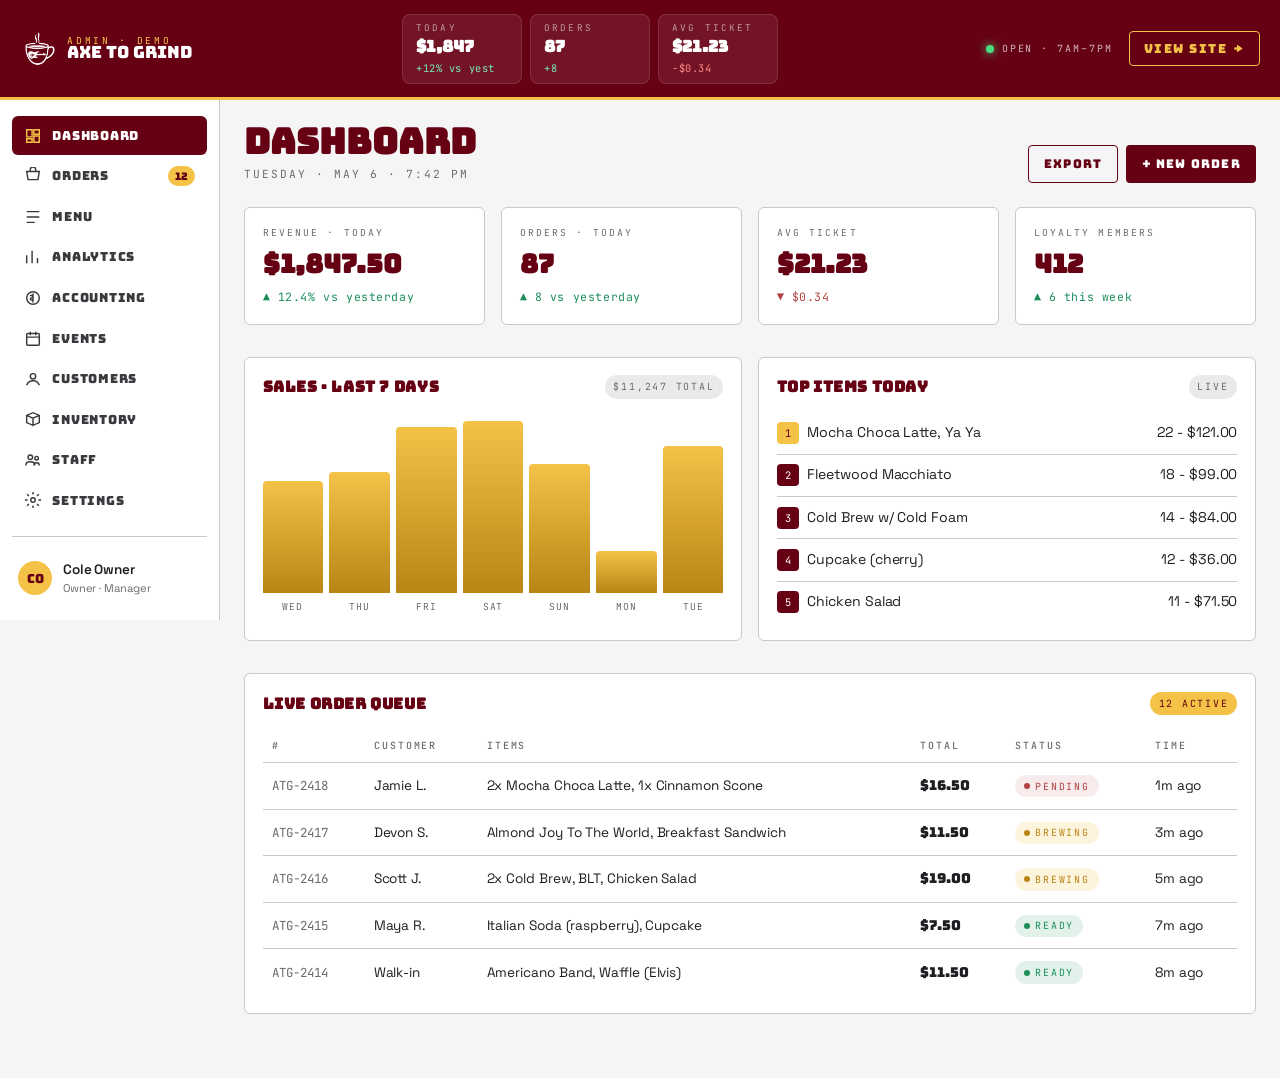
<file: admin.html>
<!DOCTYPE html>
<html lang="en">
<head>
<meta charset="UTF-8" />
<meta name="viewport" content="width=device-width, initial-scale=1.0" />
<title>Admin — Axe to Grind Café</title>
<meta name="robots" content="noindex,nofollow" />
<link rel="preconnect" href="https://fonts.googleapis.com" />
<link rel="preconnect" href="https://fonts.gstatic.com" crossorigin />
<link href="https://fonts.googleapis.com/css2?family=Bungee&family=Permanent+Marker&family=Space+Grotesk:wght@300;400;500;600;700&family=JetBrains+Mono:wght@400;500&display=swap" rel="stylesheet" />
<link rel="stylesheet" href="styles/globals.css" />
<link rel="stylesheet" href="styles/admin.css" />
<link rel="icon" type="image/png" href="assets/coffeecupAxeIcon.png" />
</head>
<body class="admin-body">

<!-- Top bar -->
<header class="admin-topbar">
  <a href="index.html" class="admin-brand" title="Back to site">
    <img src="assets/coffeecupAxeIcon.png" alt="" width="36" height="36" />
    <div class="admin-brand-text">
      <span class="admin-brand-tag">Admin · Demo</span>
      <span class="admin-brand-name">Axe to Grind</span>
    </div>
  </a>

  <div class="admin-kpis">
    <div class="admin-kpi">
      <span class="admin-kpi-label">Today</span>
      <strong class="admin-kpi-value">$1,847</strong>
      <span class="admin-kpi-delta up">+12% vs yest</span>
    </div>
    <div class="admin-kpi">
      <span class="admin-kpi-label">Orders</span>
      <strong class="admin-kpi-value">87</strong>
      <span class="admin-kpi-delta up">+8</span>
    </div>
    <div class="admin-kpi">
      <span class="admin-kpi-label">Avg ticket</span>
      <strong class="admin-kpi-value">$21.23</strong>
      <span class="admin-kpi-delta down">-$0.34</span>
    </div>
  </div>

  <div class="admin-actions">
    <span class="admin-status"><span class="admin-status-dot"></span>Open · 7am–7pm</span>
    <a href="index.html" class="admin-exit">View Site &rarr;</a>
  </div>
</header>

<!-- Shell: sidebar + main panel -->
<div class="admin-shell">
  <aside class="admin-sidebar">
    <nav class="admin-tabs" id="adminTabs" role="tablist">
      <button class="admin-tab is-active" data-tab="dashboard" role="tab" aria-selected="true">
        <svg viewBox="0 0 20 20" fill="none" stroke="currentColor" stroke-width="1.6"><path d="M3 3h6v8H3zM11 3h6v5h-6zM3 13h6v4H3zM11 10h6v7h-6z"/></svg>
        <span>Dashboard</span>
      </button>
      <button class="admin-tab" data-tab="orders" role="tab" aria-selected="false">
        <svg viewBox="0 0 20 20" fill="none" stroke="currentColor" stroke-width="1.6"><path d="M3 5h14l-1.5 9H4.5zM7 5V3a3 3 0 016 0v2"/></svg>
        <span>Orders</span>
        <em class="admin-tab-badge">12</em>
      </button>
      <button class="admin-tab" data-tab="menu" role="tab" aria-selected="false">
        <svg viewBox="0 0 20 20" fill="none" stroke="currentColor" stroke-width="1.6"><path d="M3 4h14M3 10h14M3 16h9"/></svg>
        <span>Menu</span>
      </button>
      <button class="admin-tab" data-tab="analytics" role="tab" aria-selected="false">
        <svg viewBox="0 0 20 20" fill="none" stroke="currentColor" stroke-width="1.6"><path d="M3 17V8M9 17V3M15 17v-6"/></svg>
        <span>Analytics</span>
      </button>
      <button class="admin-tab" data-tab="accounting" role="tab" aria-selected="false">
        <svg viewBox="0 0 20 20" fill="none" stroke="currentColor" stroke-width="1.6"><circle cx="10" cy="10" r="7"/><path d="M10 5v10M7 8c0-1.5 3-1.5 3 0s-3 1.5-3 3 3 1.5 3 0"/></svg>
        <span>Accounting</span>
      </button>
      <button class="admin-tab" data-tab="events" role="tab" aria-selected="false">
        <svg viewBox="0 0 20 20" fill="none" stroke="currentColor" stroke-width="1.6"><rect x="3" y="5" width="14" height="13" rx="1"/><path d="M3 9h14M7 3v4M13 3v4"/></svg>
        <span>Events</span>
      </button>
      <button class="admin-tab" data-tab="customers" role="tab" aria-selected="false">
        <svg viewBox="0 0 20 20" fill="none" stroke="currentColor" stroke-width="1.6"><circle cx="10" cy="7" r="3"/><path d="M3 17c1-3 4-5 7-5s6 2 7 5"/></svg>
        <span>Customers</span>
      </button>
      <button class="admin-tab" data-tab="inventory" role="tab" aria-selected="false">
        <svg viewBox="0 0 20 20" fill="none" stroke="currentColor" stroke-width="1.6"><path d="M3 6l7-3 7 3v8l-7 3-7-3zM3 6l7 3 7-3M10 9v9"/></svg>
        <span>Inventory</span>
      </button>
      <button class="admin-tab" data-tab="staff" role="tab" aria-selected="false">
        <svg viewBox="0 0 20 20" fill="none" stroke="currentColor" stroke-width="1.6"><circle cx="7" cy="7" r="2.5"/><circle cx="14" cy="8" r="2"/><path d="M2 16c0-2.5 2-4 5-4s5 1.5 5 4M11 16c0-1.8 1.5-3 3-3s3 1.2 3 3"/></svg>
        <span>Staff</span>
      </button>
      <button class="admin-tab" data-tab="settings" role="tab" aria-selected="false">
        <svg viewBox="0 0 20 20" fill="none" stroke="currentColor" stroke-width="1.6"><circle cx="10" cy="10" r="2.5"/><path d="M10 1v3M10 16v3M1 10h3M16 10h3M3.5 3.5l2 2M14.5 14.5l2 2M3.5 16.5l2-2M14.5 5.5l2-2"/></svg>
        <span>Settings</span>
      </button>
    </nav>
    <div class="admin-sidebar-foot">
      <div class="admin-user">
        <div class="admin-avatar">CO</div>
        <div>
          <div class="admin-user-name">Cole Owner</div>
          <div class="admin-user-role">Owner · Manager</div>
        </div>
      </div>
    </div>
  </aside>

  <main class="admin-main">

    <!-- DASHBOARD -->
    <section class="admin-panel is-active" data-panel="dashboard">
      <header class="admin-panel-head">
        <div>
          <h1 class="admin-h1">Dashboard</h1>
          <p class="admin-sub">Tuesday · May 6 · 7:42 PM</p>
        </div>
        <div class="admin-panel-actions">
          <button class="admin-btn admin-btn-ghost">Export</button>
          <button class="admin-btn">+ New Order</button>
        </div>
      </header>

      <div class="admin-grid admin-grid-4">
        <div class="admin-card admin-card-stat">
          <span class="admin-stat-label">Revenue · Today</span>
          <strong class="admin-stat-value">$1,847.50</strong>
          <span class="admin-stat-delta up">▲ 12.4% vs yesterday</span>
        </div>
        <div class="admin-card admin-card-stat">
          <span class="admin-stat-label">Orders · Today</span>
          <strong class="admin-stat-value">87</strong>
          <span class="admin-stat-delta up">▲ 8 vs yesterday</span>
        </div>
        <div class="admin-card admin-card-stat">
          <span class="admin-stat-label">Avg Ticket</span>
          <strong class="admin-stat-value">$21.23</strong>
          <span class="admin-stat-delta down">▼ $0.34</span>
        </div>
        <div class="admin-card admin-card-stat">
          <span class="admin-stat-label">Loyalty Members</span>
          <strong class="admin-stat-value">412</strong>
          <span class="admin-stat-delta up">▲ 6 this week</span>
        </div>
      </div>

      <div class="admin-grid admin-grid-2 mt-6">
        <div class="admin-card">
          <header class="admin-card-head">
            <h3>Sales · Last 7 days</h3>
            <span class="admin-pill">$11,247 total</span>
          </header>
          <div class="admin-bars" id="dashBars" aria-label="Bar chart of last 7 days revenue"></div>
        </div>
        <div class="admin-card">
          <header class="admin-card-head">
            <h3>Top Items Today</h3>
            <span class="admin-pill">Live</span>
          </header>
          <ol class="admin-toplist" id="dashTopItems"></ol>
        </div>
      </div>

      <div class="admin-card mt-6">
        <header class="admin-card-head">
          <h3>Live Order Queue</h3>
          <span class="admin-pill admin-pill-amber">12 active</span>
        </header>
        <table class="admin-table">
          <thead><tr><th>#</th><th>Customer</th><th>Items</th><th>Total</th><th>Status</th><th>Time</th></tr></thead>
          <tbody id="dashOrders"></tbody>
        </table>
      </div>
    </section>

    <!-- ORDERS -->
    <section class="admin-panel" data-panel="orders">
      <header class="admin-panel-head">
        <div>
          <h1 class="admin-h1">Orders</h1>
          <p class="admin-sub">All orders from today</p>
        </div>
        <div class="admin-panel-actions">
          <input class="admin-input" placeholder="Search by # or name…" />
          <select class="admin-input">
            <option>All statuses</option>
            <option>Pending</option>
            <option>Brewing</option>
            <option>Ready</option>
            <option>Picked up</option>
          </select>
        </div>
      </header>
      <div class="admin-card">
        <table class="admin-table admin-table-large">
          <thead><tr><th>#</th><th>Customer</th><th>Items</th><th>Total</th><th>Status</th><th>Placed</th><th></th></tr></thead>
          <tbody id="ordersTable"></tbody>
        </table>
      </div>
    </section>

    <!-- MENU -->
    <section class="admin-panel" data-panel="menu">
      <header class="admin-panel-head">
        <div>
          <h1 class="admin-h1">Menu</h1>
          <p class="admin-sub">Edit, hide, or add items. Changes go live instantly.</p>
        </div>
        <div class="admin-panel-actions">
          <button class="admin-btn admin-btn-ghost">Import</button>
          <button class="admin-btn">+ Add Item</button>
        </div>
      </header>
      <div class="admin-tabs-mini" id="menuSections">
        <button class="is-active" data-section="playlist">Playlist (Drinks)</button>
        <button data-section="food">Food</button>
        <button data-section="others">Others</button>
      </div>
      <div class="admin-card">
        <table class="admin-table admin-table-large">
          <thead><tr><th>Item</th><th>Description</th><th>Price</th><th>Status</th><th></th></tr></thead>
          <tbody id="menuTable"></tbody>
        </table>
      </div>
    </section>

    <!-- ANALYTICS -->
    <section class="admin-panel" data-panel="analytics">
      <header class="admin-panel-head">
        <div>
          <h1 class="admin-h1">Analytics</h1>
          <p class="admin-sub">Last 30 days</p>
        </div>
        <div class="admin-panel-actions">
          <select class="admin-input">
            <option>Last 30 days</option>
            <option>Last 7 days</option>
            <option>This month</option>
            <option>This year</option>
          </select>
        </div>
      </header>

      <div class="admin-grid admin-grid-3">
        <div class="admin-card admin-card-stat">
          <span class="admin-stat-label">Revenue · 30 days</span>
          <strong class="admin-stat-value">$48,612</strong>
          <span class="admin-stat-delta up">▲ 18% MoM</span>
        </div>
        <div class="admin-card admin-card-stat">
          <span class="admin-stat-label">Best Day</span>
          <strong class="admin-stat-value">Sat May 4</strong>
          <span class="admin-stat-delta">$2,184 in sales</span>
        </div>
        <div class="admin-card admin-card-stat">
          <span class="admin-stat-label">Repeat Rate</span>
          <strong class="admin-stat-value">68%</strong>
          <span class="admin-stat-delta up">▲ 4pts</span>
        </div>
      </div>

      <div class="admin-card mt-6">
        <header class="admin-card-head"><h3>Daily Revenue · 30 days</h3></header>
        <div class="admin-bars admin-bars-large" id="anaBars"></div>
      </div>

      <div class="admin-grid admin-grid-2 mt-6">
        <div class="admin-card">
          <header class="admin-card-head"><h3>Hour Heatmap</h3></header>
          <div class="admin-heatmap" id="anaHeatmap" aria-label="Hour-of-day sales heatmap"></div>
        </div>
        <div class="admin-card">
          <header class="admin-card-head"><h3>Top Sellers · 30 days</h3></header>
          <ol class="admin-toplist" id="anaTopItems"></ol>
        </div>
      </div>
    </section>

    <!-- ACCOUNTING -->
    <section class="admin-panel" data-panel="accounting">
      <header class="admin-panel-head">
        <div>
          <h1 class="admin-h1">Accounting</h1>
          <p class="admin-sub">May 2026 · Month-to-date</p>
        </div>
        <div class="admin-panel-actions">
          <button class="admin-btn admin-btn-ghost">Export CSV</button>
          <button class="admin-btn">Export to Xero</button>
        </div>
      </header>

      <div class="admin-grid admin-grid-3">
        <div class="admin-card admin-card-stat">
          <span class="admin-stat-label">Revenue MTD</span>
          <strong class="admin-stat-value">$11,247</strong>
        </div>
        <div class="admin-card admin-card-stat">
          <span class="admin-stat-label">Expenses MTD</span>
          <strong class="admin-stat-value">$6,982</strong>
        </div>
        <div class="admin-card admin-card-stat">
          <span class="admin-stat-label">Net MTD</span>
          <strong class="admin-stat-value">$4,265</strong>
          <span class="admin-stat-delta up">▲ 11% MoM</span>
        </div>
      </div>

      <div class="admin-card mt-6">
        <header class="admin-card-head"><h3>Expense Breakdown · May</h3></header>
        <table class="admin-table">
          <thead><tr><th>Category</th><th>Amount</th><th>% of Expenses</th></tr></thead>
          <tbody>
            <tr><td>Coffee &amp; Beans</td><td>$1,840</td><td><div class="admin-bar"><span style="width:26%"></span></div> 26%</td></tr>
            <tr><td>Dairy &amp; Syrups</td><td>$1,212</td><td><div class="admin-bar"><span style="width:17%"></span></div> 17%</td></tr>
            <tr><td>Bakery &amp; Pastry</td><td>$1,063</td><td><div class="admin-bar"><span style="width:15%"></span></div> 15%</td></tr>
            <tr><td>Wages</td><td>$2,108</td><td><div class="admin-bar"><span style="width:30%"></span></div> 30%</td></tr>
            <tr><td>Rent &amp; Utilities</td><td>$589</td><td><div class="admin-bar"><span style="width:8%"></span></div> 8%</td></tr>
            <tr><td>Other</td><td>$170</td><td><div class="admin-bar"><span style="width:4%"></span></div> 4%</td></tr>
          </tbody>
        </table>
      </div>
    </section>

    <!-- EVENTS -->
    <section class="admin-panel" data-panel="events">
      <header class="admin-panel-head">
        <div>
          <h1 class="admin-h1">Events</h1>
          <p class="admin-sub">Open mics, tastings, private bookings</p>
        </div>
        <div class="admin-panel-actions">
          <button class="admin-btn">+ New Event</button>
        </div>
      </header>
      <div class="admin-grid admin-grid-2" id="eventsGrid"></div>
    </section>

    <!-- CUSTOMERS -->
    <section class="admin-panel" data-panel="customers">
      <header class="admin-panel-head">
        <div>
          <h1 class="admin-h1">Customers</h1>
          <p class="admin-sub">Loyalty regulars, ranked by visits this month</p>
        </div>
        <div class="admin-panel-actions">
          <input class="admin-input" placeholder="Search…" />
          <button class="admin-btn admin-btn-ghost">Export</button>
        </div>
      </header>
      <div class="admin-card">
        <table class="admin-table admin-table-large">
          <thead><tr><th>Name</th><th>Email</th><th>Visits · MTD</th><th>Lifetime Spend</th><th>Favorite</th><th>Status</th></tr></thead>
          <tbody id="customersTable"></tbody>
        </table>
      </div>
    </section>

    <!-- INVENTORY -->
    <section class="admin-panel" data-panel="inventory">
      <header class="admin-panel-head">
        <div>
          <h1 class="admin-h1">Inventory</h1>
          <p class="admin-sub">Stock levels &amp; low-stock alerts</p>
        </div>
        <div class="admin-panel-actions">
          <button class="admin-btn admin-btn-ghost">Stock count</button>
          <button class="admin-btn">+ Add SKU</button>
        </div>
      </header>
      <div class="admin-card">
        <table class="admin-table admin-table-large">
          <thead><tr><th>Item</th><th>On hand</th><th>Reorder at</th><th>Vendor</th><th>Status</th></tr></thead>
          <tbody id="inventoryTable"></tbody>
        </table>
      </div>
    </section>

    <!-- STAFF -->
    <section class="admin-panel" data-panel="staff">
      <header class="admin-panel-head">
        <div>
          <h1 class="admin-h1">Staff</h1>
          <p class="admin-sub">This week's schedule</p>
        </div>
        <div class="admin-panel-actions">
          <button class="admin-btn">+ Shift</button>
        </div>
      </header>
      <div class="admin-card">
        <table class="admin-table admin-table-large">
          <thead><tr><th>Name</th><th>Role</th><th>Mon</th><th>Tue</th><th>Wed</th><th>Thu</th><th>Fri</th><th>Sat</th><th>Sun</th></tr></thead>
          <tbody id="staffTable"></tbody>
        </table>
      </div>
    </section>

    <!-- SETTINGS -->
    <section class="admin-panel" data-panel="settings">
      <header class="admin-panel-head">
        <div>
          <h1 class="admin-h1">Settings</h1>
          <p class="admin-sub">Store, payments, integrations</p>
        </div>
      </header>

      <div class="admin-grid admin-grid-2">
        <div class="admin-card">
          <header class="admin-card-head"><h3>Store</h3></header>
          <div class="admin-form">
            <label>Store name <input class="admin-input" value="Axe to Grind Café" /></label>
            <label>Address <input class="admin-input" value="123 Stage St · Fort Wayne, IN" /></label>
            <label>Phone <input class="admin-input" value="(260) 555-0142" /></label>
            <label>Tax rate (%) <input class="admin-input" value="7.0" /></label>
          </div>
        </div>
        <div class="admin-card">
          <header class="admin-card-head"><h3>Hours</h3></header>
          <div class="admin-hours" id="settingsHours"></div>
        </div>
        <div class="admin-card">
          <header class="admin-card-head"><h3>Payments</h3></header>
          <div class="admin-toggles">
            <label><input type="checkbox" checked /> Square (in-store + online)</label>
            <label><input type="checkbox" checked /> Apple Pay</label>
            <label><input type="checkbox" checked /> Google Pay</label>
            <label><input type="checkbox" /> Cash app</label>
            <label><input type="checkbox" checked /> Tipping (suggested 15/18/20%)</label>
          </div>
        </div>
        <div class="admin-card">
          <header class="admin-card-head"><h3>Integrations</h3></header>
          <div class="admin-integrations">
            <div class="admin-int"><span>Square POS</span><em class="admin-pill admin-pill-amber">Connected</em></div>
            <div class="admin-int"><span>Xero (Accounting)</span><em class="admin-pill admin-pill-amber">Connected</em></div>
            <div class="admin-int"><span>Google Reserve</span><em class="admin-pill">Connect</em></div>
            <div class="admin-int"><span>Mailchimp</span><em class="admin-pill admin-pill-amber">Connected</em></div>
            <div class="admin-int"><span>Resend (Transactional email)</span><em class="admin-pill">Connect</em></div>
          </div>
        </div>
      </div>

      <p class="admin-foot-note mt-6">This is a <strong>demo admin</strong> — no orders, edits, or settings persist. Refresh to reset.</p>
    </section>

  </main>
</div>

<script src="scripts/admin.js" defer></script>
</body>
</html>
</file>
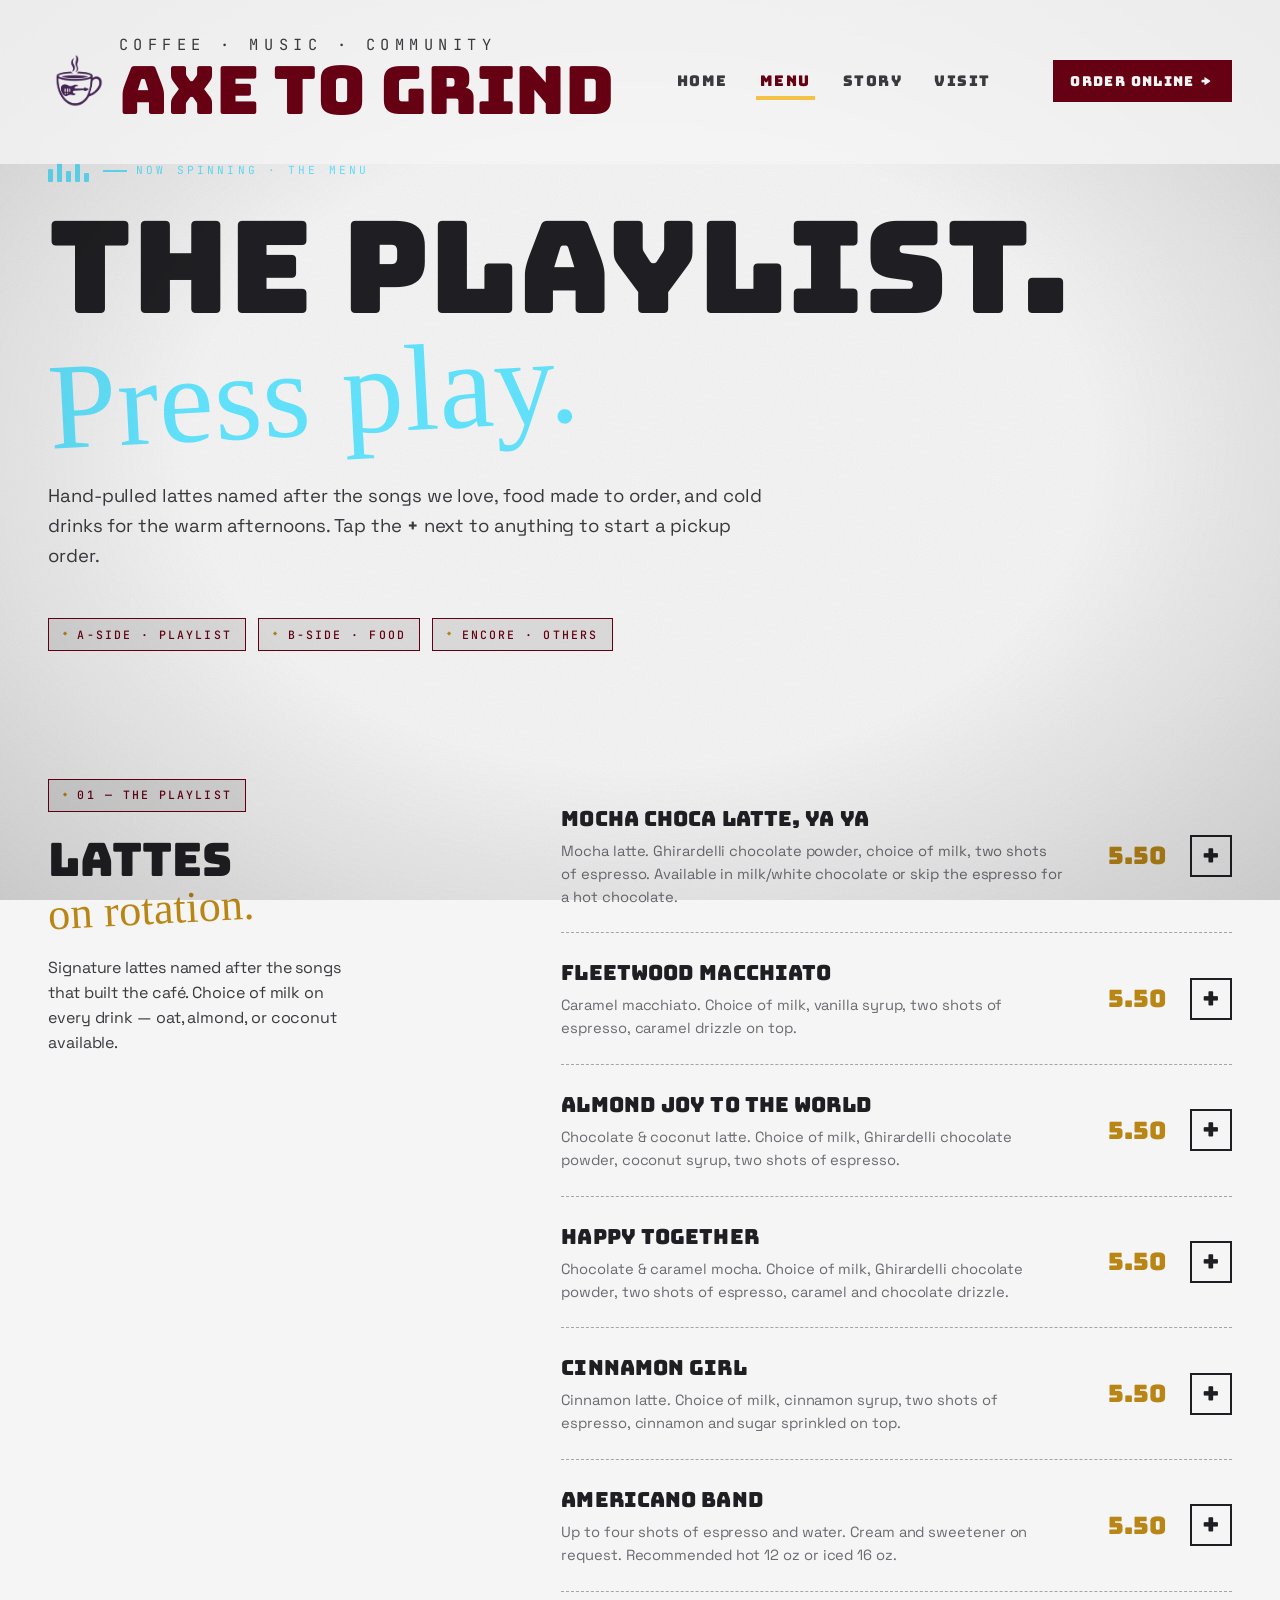
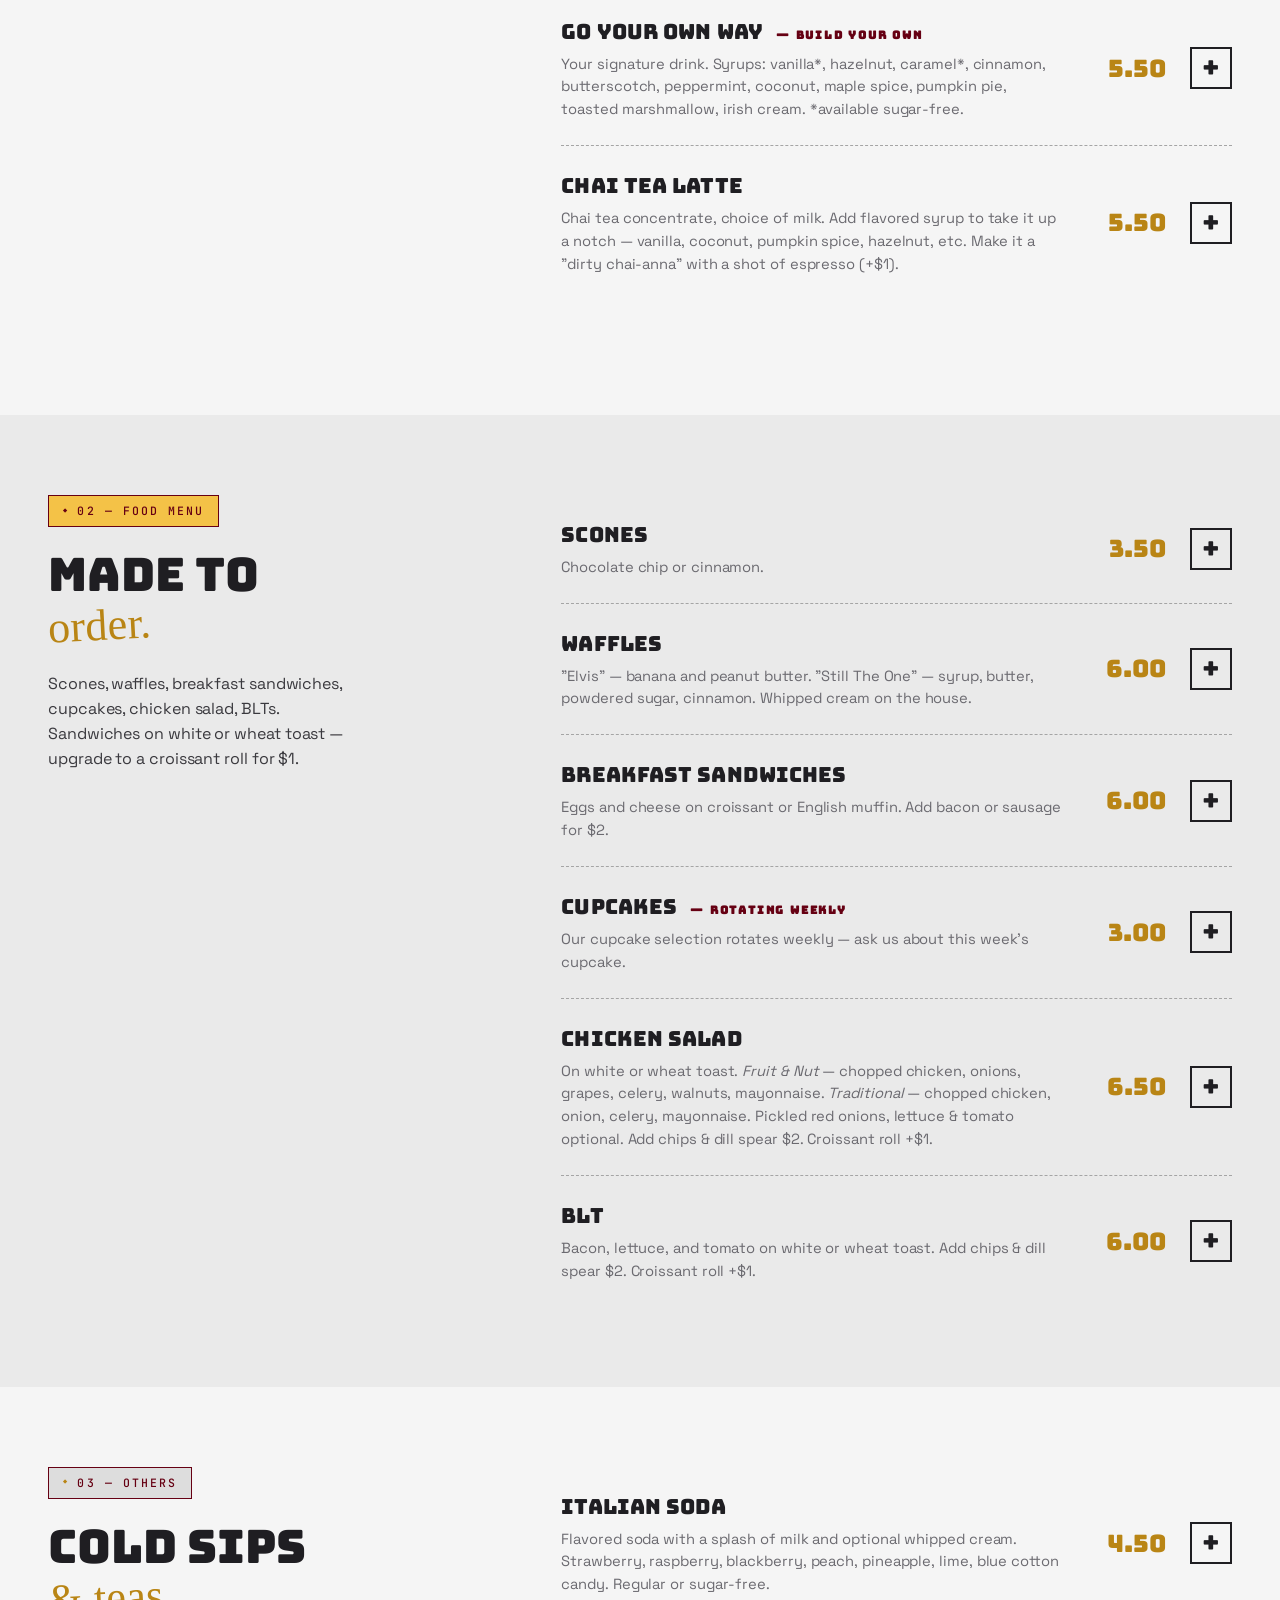
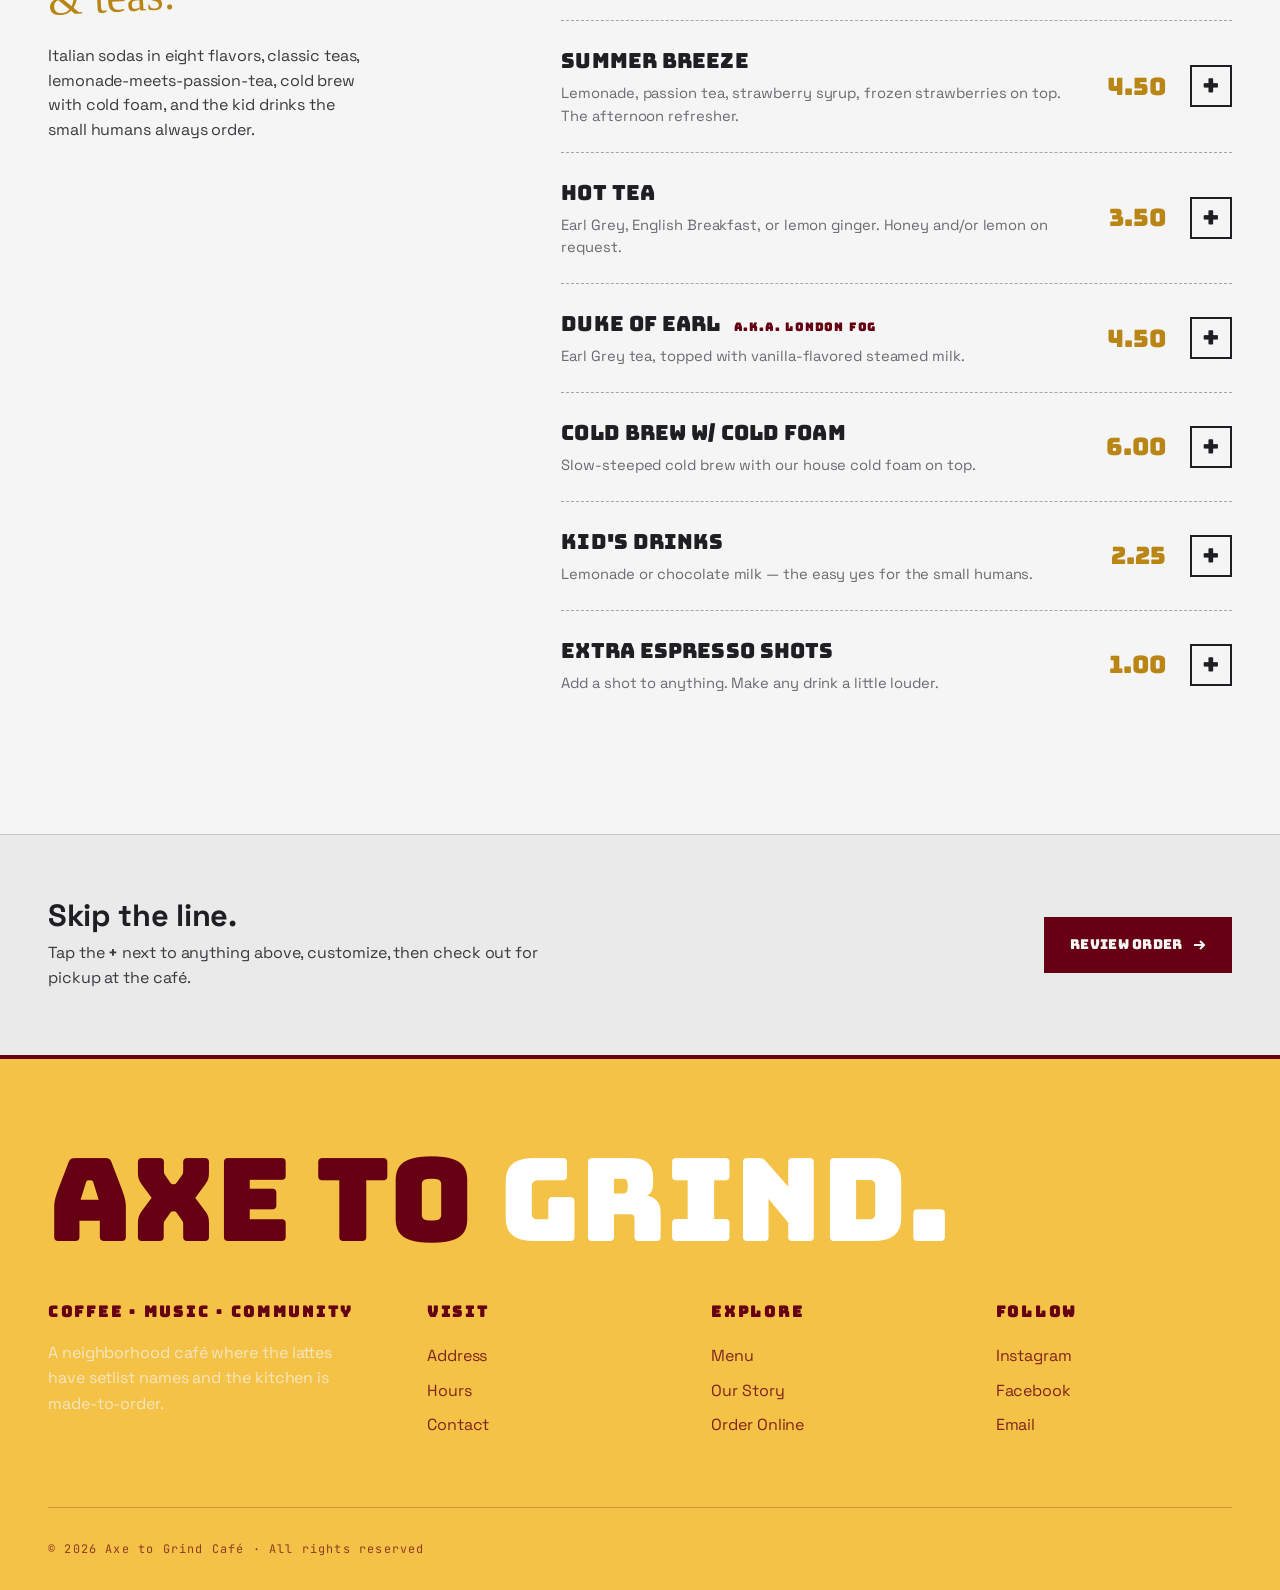
<file: menu.html>
<!DOCTYPE html>
<html lang="en">
<head>
<meta charset="UTF-8" />
<meta name="viewport" content="width=device-width, initial-scale=1.0" />
<title>Menu — Axe to Grind Café</title>
<meta name="description" content="The Playlist: signature lattes, made-to-order food, and cold drinks at Axe to Grind Café. Order online for pickup." />
<meta property="og:image" content="assets/axetogrindlogo.png" />

<link rel="preconnect" href="https://fonts.googleapis.com" />
<link rel="preconnect" href="https://fonts.gstatic.com" crossorigin />
<link href="https://fonts.googleapis.com/css2?family=Bungee&family=Permanent+Marker&family=Space+Grotesk:wght@300;400;500;600;700&family=JetBrains+Mono:wght@400;500&display=swap" rel="stylesheet" />
<link rel="stylesheet" href="styles/globals.css" />
<link rel="icon" type="image/png" href="assets/coffeecupAxeIcon.png" />
<link rel="apple-touch-icon" href="assets/coffeecupAxeIcon.png" />
</head>
<body>

<nav class="nav" id="nav">
  <a href="index.html" class="nav-brand">
    <img src="assets/coffeecupAxeIcon.png" alt="" class="nav-logo" width="44" height="44" />
    <span class="nav-brand-text">
      <span class="nav-tagline">Coffee · Music · Community</span>
      <span class="nav-wordmark">Axe to Grind</span>
    </span>
  </a>
  <div class="nav-links" id="navLinks">
    <a href="index.html" class="nav-link">Home</a>
    <a href="menu.html" class="nav-link" aria-current="page">Menu</a>
    <a href="story.html" class="nav-link">Story</a>
    <a href="visit.html" class="nav-link">Visit</a>
  </div>
  <a href="menu.html" class="nav-cta">Order Online &rarr;</a>
  <button class="nav-toggle" id="navToggle" aria-label="Toggle menu">
    <span></span><span></span><span></span>
  </button>
</nav>

<header class="section" style="padding-top: 10rem; padding-bottom: 4rem;">
  <div class="wrap">
    <div class="fade-up flex" style="gap: 0.85rem; align-items: center;">
      <span class="eq-bars eq-neon" aria-hidden="true" style="height: 22px;"><span></span><span></span><span></span><span></span><span></span></span>
      <span class="setlist-tag">Now Spinning · The Menu</span>
    </div>
    <h1 class="h-mega mt-5 fade-up" style="animation-delay: 0.15s;">
      The Playlist.<br /><span class="serif" style="color: var(--neon);">Press play.</span>
    </h1>
    <p class="lead mt-6 fade-up" style="animation-delay: 0.3s; max-width: 60ch;">
      Hand-pulled lattes named after the songs we love, food made to order, and cold drinks for the warm afternoons. Tap the <strong>+</strong> next to anything to start a pickup order.
    </p>
    <div class="mt-7 flex gap-3 fade-up" style="flex-wrap: wrap; animation-delay: 0.45s;">
      <a href="#playlist" class="pill">A-Side · Playlist</a>
      <a href="#food" class="pill">B-Side · Food</a>
      <a href="#others" class="pill">Encore · Others</a>
    </div>
  </div>
</header>

<!-- THE PLAYLIST (drinks) -->
<section id="playlist" class="section" style="padding-top: 4rem;">
  <div class="wrap">
    <div class="grid-12">
      <div style="grid-column: 1 / span 4;" data-reveal>
        <span class="pill">01 &mdash; The Playlist</span>
        <h2 class="h-2 mt-5">Lattes<br /><span class="serif text-amber">on rotation.</span></h2>
        <p class="text-soft mt-5" style="max-width: 32ch;">Signature lattes named after the songs that built the café. Choice of milk on every drink &mdash; oat, almond, or coconut available.</p>
      </div>
      <div style="grid-column: 6 / -1;" data-reveal data-delay="2">
        <div class="menu-row"><div><div class="menu-row-name">Mocha Choca Latte, Ya Ya</div><div class="menu-row-desc">Mocha latte. Ghirardelli chocolate powder, choice of milk, two shots of espresso. Available in milk/white chocolate or skip the espresso for a hot chocolate.</div></div><div class="menu-row-price">5.50</div></div>
        <div class="menu-row"><div><div class="menu-row-name">Fleetwood Macchiato</div><div class="menu-row-desc">Caramel macchiato. Choice of milk, vanilla syrup, two shots of espresso, caramel drizzle on top.</div></div><div class="menu-row-price">5.50</div></div>
        <div class="menu-row"><div><div class="menu-row-name">Almond Joy To The World</div><div class="menu-row-desc">Chocolate &amp; coconut latte. Choice of milk, Ghirardelli chocolate powder, coconut syrup, two shots of espresso.</div></div><div class="menu-row-price">5.50</div></div>
        <div class="menu-row"><div><div class="menu-row-name">Happy Together</div><div class="menu-row-desc">Chocolate &amp; caramel mocha. Choice of milk, Ghirardelli chocolate powder, two shots of espresso, caramel and chocolate drizzle.</div></div><div class="menu-row-price">5.50</div></div>
        <div class="menu-row"><div><div class="menu-row-name">Cinnamon Girl</div><div class="menu-row-desc">Cinnamon latte. Choice of milk, cinnamon syrup, two shots of espresso, cinnamon and sugar sprinkled on top.</div></div><div class="menu-row-price">5.50</div></div>
        <div class="menu-row"><div><div class="menu-row-name">Americano Band</div><div class="menu-row-desc">Up to four shots of espresso and water. Cream and sweetener on request. Recommended hot 12 oz or iced 16 oz.</div></div><div class="menu-row-price">5.50</div></div>
        <div class="menu-row"><div><div class="menu-row-name">Go Your Own Way <span class="text-wine" style="font-size: 0.7rem; letter-spacing: 0.16em; text-transform: uppercase; margin-left: 0.5rem; font-weight: 600;">&mdash; Build Your Own</span></div><div class="menu-row-desc">Your signature drink. Syrups: vanilla*, hazelnut, caramel*, cinnamon, butterscotch, peppermint, coconut, maple spice, pumpkin pie, toasted marshmallow, irish cream. *available sugar-free.</div></div><div class="menu-row-price">5.50</div></div>
        <div class="menu-row"><div><div class="menu-row-name">Chai Tea Latte</div><div class="menu-row-desc">Chai tea concentrate, choice of milk. Add flavored syrup to take it up a notch &mdash; vanilla, coconut, pumpkin spice, hazelnut, etc. Make it a "dirty chai-anna" with a shot of espresso (+$1).</div></div><div class="menu-row-price">5.50</div></div>
      </div>
    </div>
  </div>
</section>

<!-- FOOD MENU -->
<section id="food" class="section" style="background: var(--bg-2); padding-top: 5rem; padding-bottom: 5rem;">
  <div class="wrap">
    <div class="grid-12">
      <div style="grid-column: 1 / span 4;" data-reveal>
        <span class="pill pill-amber">02 &mdash; Food Menu</span>
        <h2 class="h-2 mt-5">Made to<br /><span class="serif text-amber">order.</span></h2>
        <p class="text-soft mt-5" style="max-width: 32ch;">Scones, waffles, breakfast sandwiches, cupcakes, chicken salad, BLTs. Sandwiches on white or wheat toast &mdash; upgrade to a croissant roll for $1.</p>
      </div>
      <div style="grid-column: 6 / -1;" data-reveal data-delay="2">
        <div class="menu-row"><div><div class="menu-row-name">Scones</div><div class="menu-row-desc">Chocolate chip or cinnamon.</div></div><div class="menu-row-price">3.50</div></div>
        <div class="menu-row"><div><div class="menu-row-name">Waffles</div><div class="menu-row-desc">"Elvis" &mdash; banana and peanut butter. "Still The One" &mdash; syrup, butter, powdered sugar, cinnamon. Whipped cream on the house.</div></div><div class="menu-row-price">6.00</div></div>
        <div class="menu-row"><div><div class="menu-row-name">Breakfast Sandwiches</div><div class="menu-row-desc">Eggs and cheese on croissant or English muffin. Add bacon or sausage for $2.</div></div><div class="menu-row-price">6.00</div></div>
        <div class="menu-row"><div><div class="menu-row-name">Cupcakes <span class="text-wine" style="font-size: 0.7rem; letter-spacing: 0.16em; text-transform: uppercase; margin-left: 0.5rem; font-weight: 600;">&mdash; Rotating Weekly</span></div><div class="menu-row-desc">Our cupcake selection rotates weekly &mdash; ask us about this week's cupcake.</div></div><div class="menu-row-price">3.00</div></div>
        <div class="menu-row"><div><div class="menu-row-name">Chicken Salad</div><div class="menu-row-desc">On white or wheat toast. <em>Fruit &amp; Nut</em> &mdash; chopped chicken, onions, grapes, celery, walnuts, mayonnaise. <em>Traditional</em> &mdash; chopped chicken, onion, celery, mayonnaise. Pickled red onions, lettuce &amp; tomato optional. Add chips &amp; dill spear $2. Croissant roll +$1.</div></div><div class="menu-row-price">6.50</div></div>
        <div class="menu-row"><div><div class="menu-row-name">BLT</div><div class="menu-row-desc">Bacon, lettuce, and tomato on white or wheat toast. Add chips &amp; dill spear $2. Croissant roll +$1.</div></div><div class="menu-row-price">6.00</div></div>
      </div>
    </div>
  </div>
</section>

<!-- OTHERS (cold + tea) -->
<section id="others" class="section" style="padding-top: 5rem;">
  <div class="wrap">
    <div class="grid-12">
      <div style="grid-column: 1 / span 4;" data-reveal>
        <span class="pill">03 &mdash; Others</span>
        <h2 class="h-2 mt-5">Cold sips<br /><span class="serif text-amber">&amp; teas.</span></h2>
        <p class="text-soft mt-5" style="max-width: 32ch;">Italian sodas in eight flavors, classic teas, lemonade-meets-passion-tea, cold brew with cold foam, and the kid drinks the small humans always order.</p>
      </div>
      <div style="grid-column: 6 / -1;" data-reveal data-delay="2">
        <div class="menu-row"><div><div class="menu-row-name">Italian Soda</div><div class="menu-row-desc">Flavored soda with a splash of milk and optional whipped cream. Strawberry, raspberry, blackberry, peach, pineapple, lime, blue cotton candy. Regular or sugar-free.</div></div><div class="menu-row-price">4.50</div></div>
        <div class="menu-row"><div><div class="menu-row-name">Summer Breeze</div><div class="menu-row-desc">Lemonade, passion tea, strawberry syrup, frozen strawberries on top. The afternoon refresher.</div></div><div class="menu-row-price">4.50</div></div>
        <div class="menu-row"><div><div class="menu-row-name">Hot Tea</div><div class="menu-row-desc">Earl Grey, English Breakfast, or lemon ginger. Honey and/or lemon on request.</div></div><div class="menu-row-price">3.50</div></div>
        <div class="menu-row"><div><div class="menu-row-name">Duke Of Earl <span class="text-wine" style="font-size: 0.7rem; letter-spacing: 0.16em; text-transform: uppercase; margin-left: 0.5rem; font-weight: 600;">a.k.a. London Fog</span></div><div class="menu-row-desc">Earl Grey tea, topped with vanilla-flavored steamed milk.</div></div><div class="menu-row-price">4.50</div></div>
        <div class="menu-row"><div><div class="menu-row-name">Cold Brew w/ Cold Foam</div><div class="menu-row-desc">Slow-steeped cold brew with our house cold foam on top.</div></div><div class="menu-row-price">6.00</div></div>
        <div class="menu-row"><div><div class="menu-row-name">Kid's Drinks</div><div class="menu-row-desc">Lemonade or chocolate milk &mdash; the easy yes for the small humans.</div></div><div class="menu-row-price">2.25</div></div>
        <div class="menu-row"><div><div class="menu-row-name">Extra Espresso Shots</div><div class="menu-row-desc">Add a shot to anything. Make any drink a little louder.</div></div><div class="menu-row-price">1.00</div></div>
      </div>
    </div>
  </div>
</section>

<section class="section section-tight" style="background: var(--bg-2); border-top: 1px solid var(--line);">
  <div class="wrap flex justify-between items-center" style="flex-wrap: wrap; gap: 2rem;">
    <div data-reveal>
      <h3 class="h-3">Skip the line.</h3>
      <p class="text-soft mt-2" style="max-width: 50ch;">Tap the <strong>+</strong> next to anything above, customize, then check out for pickup at the café.</p>
    </div>
    <a href="order.html" class="btn btn-primary btn-arrow" data-reveal data-delay="1">
      Review Order
      <svg viewBox="0 0 14 14" fill="none" stroke="currentColor" stroke-width="2"><path d="M2 7h10M8 3l4 4-4 4"/></svg>
    </a>
  </div>
</section>

<footer class="footer">
  <div class="wrap">
    <div class="footer-brand">Axe to <span style="color: var(--paper);">Grind.</span></div>
    <div class="footer-grid">
      <div class="footer-col">
        <h4>Coffee · Music · Community</h4>
        <p style="color: rgba(245,245,245,0.7); line-height: 1.6; max-width: 32ch;">A neighborhood café where the lattes have setlist names and the kitchen is made-to-order.</p>
      </div>
      <div class="footer-col">
        <h4>Visit</h4>
        <ul>
          <li><a href="visit.html">Address</a></li>
          <li><a href="visit.html">Hours</a></li>
          <li><a href="visit.html">Contact</a></li>
        </ul>
      </div>
      <div class="footer-col">
        <h4>Explore</h4>
        <ul>
          <li><a href="menu.html">Menu</a></li>
          <li><a href="story.html">Our Story</a></li>
          <li><a href="order.html">Order Online</a></li>
        </ul>
      </div>
      <div class="footer-col">
        <h4>Follow</h4>
        <ul>
          <li><a href="https://www.instagram.com/axetogrindcafe/" target="_blank" rel="noopener">Instagram</a></li>
          <li><a href="https://www.facebook.com/axetogrindcafe/" target="_blank" rel="noopener">Facebook</a></li>
          <li><a href="mailto:hello@axetogrindcafe.com">Email</a></li>
        </ul>
      </div>
    </div>
    <div class="footer-bottom">
      <span>&copy; <span data-year>2026</span> Axe to Grind Café · All rights reserved</span>
    </div>
  </div>
</footer>

<!-- Customize sheet -->
<div class="customize-overlay" id="customizeOverlay" aria-hidden="true"></div>
<aside class="customize-sheet" id="customizeSheet" role="dialog" aria-label="Customize your order">
  <div class="customize-header">
    <div>
      <div class="customize-name" id="customizeName">Item</div>
      <div class="customize-base" id="customizeBase">Starting at $0.00</div>
    </div>
    <button class="customize-close" id="customizeClose" aria-label="Close">✕</button>
  </div>
  <div class="customize-body" id="customizeBody"></div>
  <div class="customize-footer">
    <button class="customize-add" id="customizeAdd" type="button">
      <span>Add to Order</span>
      <span class="customize-add-price" id="customizeAddPrice">$0.00</span>
    </button>
    <p class="cart-note" style="margin: 0;">Demo upsells · live site uses Square modifiers</p>
  </div>
</aside>

<!-- Cart FAB -->
<button class="cart-fab" id="cartFab" aria-label="View your order">
  <span>BAG</span>
  <span class="cart-fab-count" id="cartFabCount">0</span>
</button>

<!-- Cart overlay + drawer -->
<div class="cart-overlay" id="cartOverlay" aria-hidden="true"></div>
<aside class="cart-drawer" id="cartDrawer" aria-label="Your order" role="dialog">
  <div class="cart-header">
    <div>
      <div class="cart-title">Your order</div>
      <div style="font-family: var(--font-mono); font-size: 0.65rem; letter-spacing: 0.2em; text-transform: uppercase; color: var(--text-dim); margin-top: 0.25rem;">Pickup · ready in 15–20 min</div>
    </div>
    <button class="cart-close" id="cartClose" aria-label="Close cart">✕</button>
  </div>
  <div class="cart-body" id="cartBody"></div>
  <div class="cart-footer" id="cartFooter">
    <div class="cart-total">
      <span class="cart-total-label">Subtotal</span>
      <span class="cart-total-amount" id="cartTotal">$0.00</span>
    </div>
    <a href="order.html" class="btn btn-primary btn-arrow" style="width: 100%; justify-content: center;">
      Checkout
      <svg viewBox="0 0 14 14" fill="none" stroke="currentColor" stroke-width="2"><path d="M2 7h10M8 3l4 4-4 4"/></svg>
    </a>
    <p class="cart-note">Demo only · prices are illustrative · pay at pickup</p>
  </div>
</aside>

<script src="scripts/main.js" defer></script>
<script src="scripts/cart.js" defer></script>
</body>
</html>
</file>
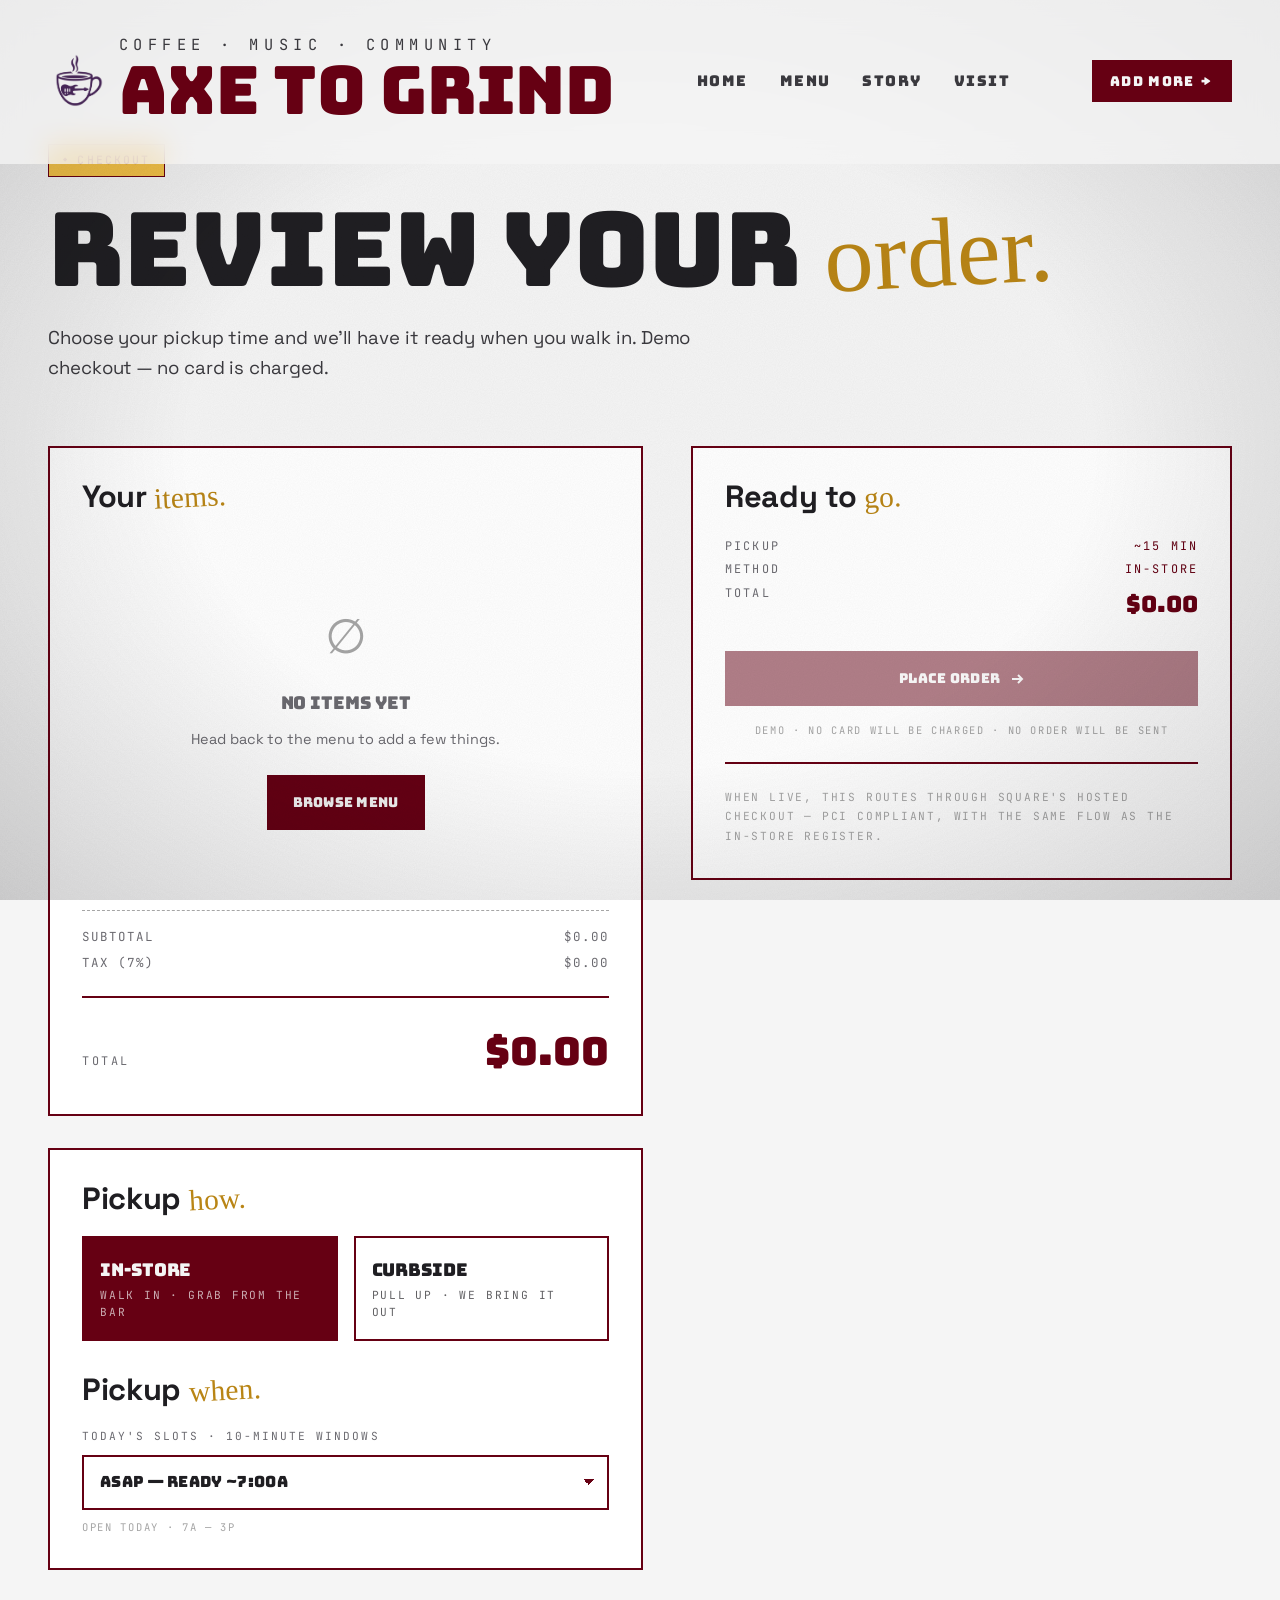
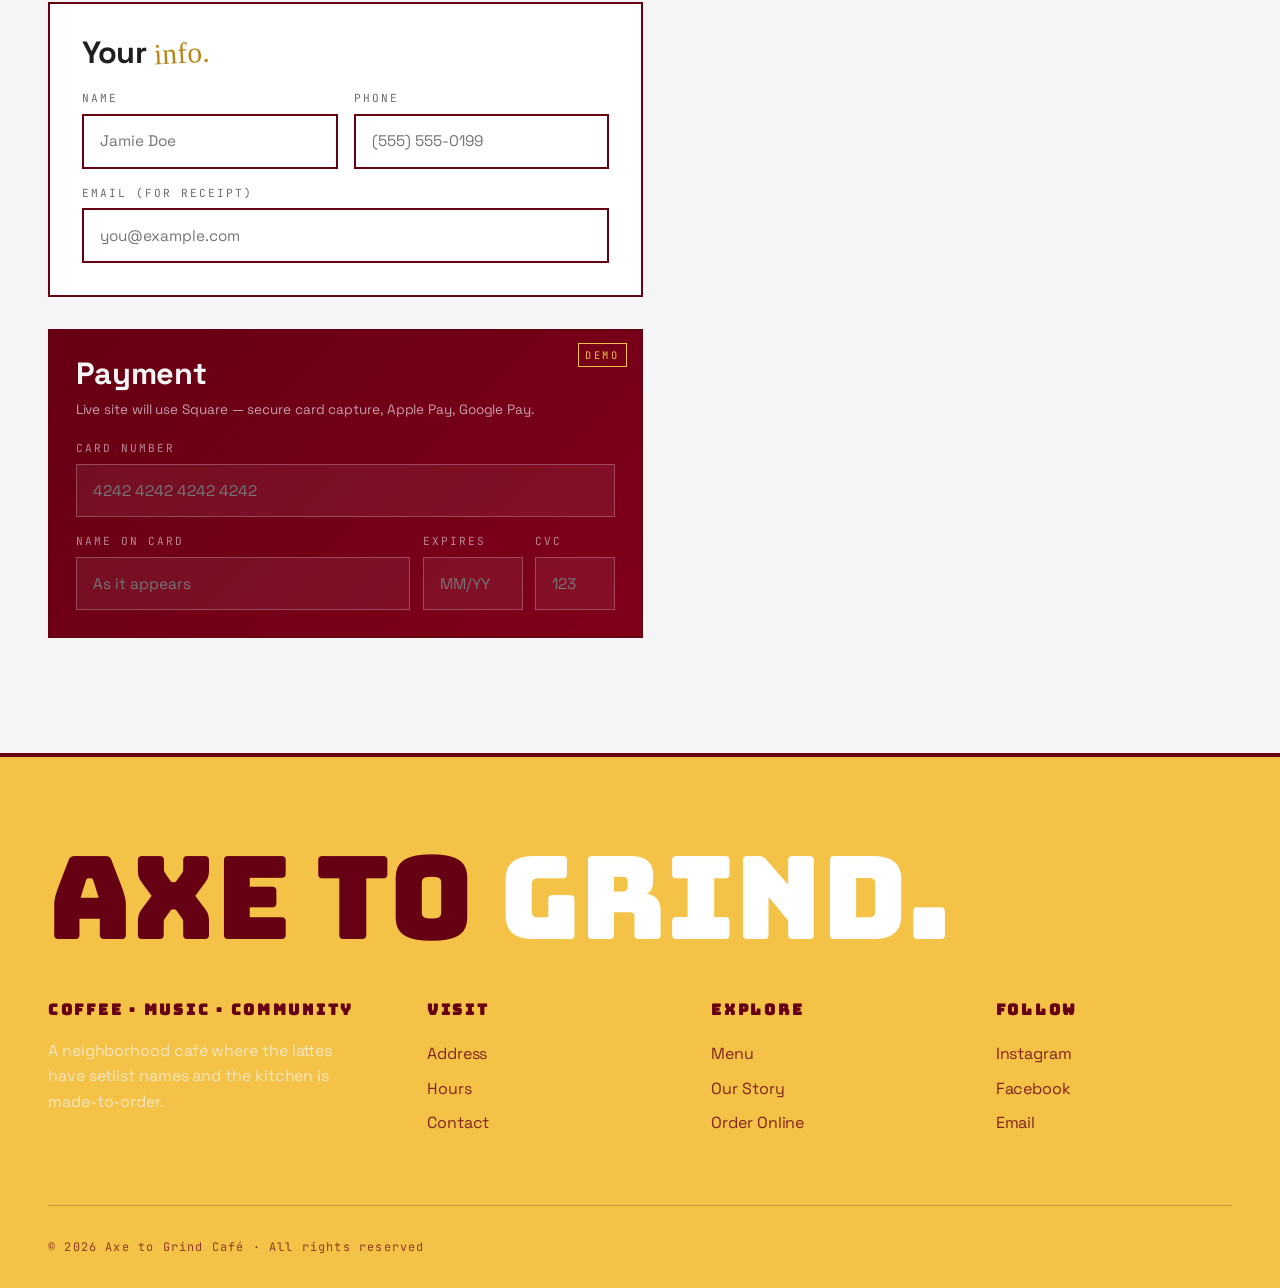
<file: order.html>
<!DOCTYPE html>
<html lang="en">
<head>
<meta charset="UTF-8" />
<meta name="viewport" content="width=device-width, initial-scale=1.0" />
<title>Order — Axe to Grind Café</title>
<meta name="description" content="Review your order and check out for pickup at Axe to Grind Café." />
<meta property="og:image" content="assets/axetogrindlogo.png" />

<link rel="preconnect" href="https://fonts.googleapis.com" />
<link rel="preconnect" href="https://fonts.gstatic.com" crossorigin />
<link href="https://fonts.googleapis.com/css2?family=Bungee&family=Permanent+Marker&family=Space+Grotesk:wght@300;400;500;600;700&family=JetBrains+Mono:wght@400;500&display=swap" rel="stylesheet" />
<link rel="stylesheet" href="styles/globals.css" />
<link rel="icon" type="image/png" href="assets/coffeecupAxeIcon.png" />
<link rel="apple-touch-icon" href="assets/coffeecupAxeIcon.png" />
</head>
<body>

<nav class="nav" id="nav">
  <a href="index.html" class="nav-brand">
    <img src="assets/coffeecupAxeIcon.png" alt="" class="nav-logo" width="44" height="44" />
    <span class="nav-brand-text">
      <span class="nav-tagline">Coffee · Music · Community</span>
      <span class="nav-wordmark">Axe to Grind</span>
    </span>
  </a>
  <div class="nav-links" id="navLinks">
    <a href="index.html" class="nav-link">Home</a>
    <a href="menu.html" class="nav-link">Menu</a>
    <a href="story.html" class="nav-link">Story</a>
    <a href="visit.html" class="nav-link">Visit</a>
  </div>
  <a href="menu.html" class="nav-cta">Add More &rarr;</a>
  <button class="nav-toggle" id="navToggle" aria-label="Toggle menu">
    <span></span><span></span><span></span>
  </button>
</nav>

<!-- Checkout shell -->
<div id="checkoutShell">
  <header class="section" style="padding-top: 9rem; padding-bottom: 3rem;">
    <div class="wrap">
      <span class="pill pill-amber fade-up">Checkout</span>
      <h1 class="display mt-5 fade-up" style="animation-delay: 0.15s; font-size: clamp(3rem, 8vw, 7rem);">
        Review your <span class="serif text-amber">order.</span>
      </h1>
      <p class="lead mt-5 fade-up" style="animation-delay: 0.3s; max-width: 60ch;">
        Choose your pickup time and we'll have it ready when you walk in. Demo checkout &mdash; no card is charged.
      </p>
    </div>
  </header>

  <section class="section" style="padding-top: 1rem;">
    <div class="wrap">
      <form id="orderForm" class="checkout-grid">
        <!-- LEFT: Order summary + customer + payment -->
        <div style="display: flex; flex-direction: column; gap: 2rem;">

          <div class="checkout-panel" data-reveal>
            <h3 class="h-3" style="margin-bottom: 1.25rem;">Your <span class="serif text-amber">items.</span></h3>
            <div id="orderSummary"></div>
            <div style="display: flex; justify-content: space-between; padding-top: 1rem; margin-top: 1rem; border-top: 1px dashed var(--line-2); font-family: var(--font-mono); font-size: 0.78rem; letter-spacing: 0.16em; text-transform: uppercase; color: var(--text-dim);">
              <span>Subtotal</span><span id="orderSubtotal">$0.00</span>
            </div>
            <div style="display: flex; justify-content: space-between; padding-top: 0.4rem; font-family: var(--font-mono); font-size: 0.78rem; letter-spacing: 0.16em; text-transform: uppercase; color: var(--text-dim);">
              <span>Tax (7%)</span><span id="orderTax">$0.00</span>
            </div>
            <div class="summary-total">
              <span class="label">Total</span>
              <span class="amount" id="orderTotal">$0.00</span>
            </div>
          </div>

          <div class="checkout-panel" data-reveal data-delay="1">
            <h3 class="h-3" style="margin-bottom: 1.25rem;">Pickup <span class="serif text-amber">how.</span></h3>
            <div class="location-pick">
              <label>
                <input type="radio" name="method" value="in-person" checked />
                <span class="location-pick-name">In-store</span>
                <span class="location-pick-detail">Walk in · grab from the bar</span>
              </label>
              <label>
                <input type="radio" name="method" value="curbside" />
                <span class="location-pick-name">Curbside</span>
                <span class="location-pick-detail">Pull up · we bring it out</span>
              </label>
            </div>

            <h3 class="h-3" style="margin: 2rem 0 1.25rem;">Pickup <span class="serif text-amber">when.</span></h3>
            <div class="field" style="gap: 0.6rem;">
              <label for="pickup-time">Today's slots · 10-minute windows</label>
              <select id="pickup-time" name="time" required></select>
            </div>
            <p style="font-family: var(--font-mono); font-size: 0.66rem; letter-spacing: 0.16em; text-transform: uppercase; color: var(--text-faint); margin-top: 0.6rem;" id="hoursNote">Open today</p>
          </div>

          <div class="checkout-panel" data-reveal data-delay="2">
            <h3 class="h-3" style="margin-bottom: 1.25rem;">Your <span class="serif text-amber">info.</span></h3>
            <div class="grid grid-2" style="gap: 1rem;">
              <div class="field">
                <label for="cust-name">Name</label>
                <input id="cust-name" name="name" type="text" required placeholder="Jamie Doe" />
              </div>
              <div class="field">
                <label for="cust-phone">Phone</label>
                <input id="cust-phone" name="phone" type="tel" required placeholder="(555) 555-0199" />
              </div>
              <div class="field" style="grid-column: 1 / -1;">
                <label for="cust-email">Email (for receipt)</label>
                <input id="cust-email" name="email" type="email" required placeholder="you@example.com" />
              </div>
            </div>
          </div>

          <div class="checkout-panel fake-card" data-reveal data-delay="3">
            <h3 class="h-3" style="margin-bottom: 0.5rem; color: var(--bg);">Payment</h3>
            <p style="color: rgba(245,245,245,0.65); font-size: 0.85rem; margin-bottom: 1.25rem;">Live site will use Square &mdash; secure card capture, Apple Pay, Google Pay.</p>
            <div class="field">
              <label for="card-num">Card number</label>
              <input id="card-num" type="text" placeholder="4242 4242 4242 4242" autocomplete="off" />
            </div>
            <div class="fake-card-row">
              <div class="field">
                <label for="card-name">Name on card</label>
                <input id="card-name" type="text" placeholder="As it appears" autocomplete="off" />
              </div>
              <div class="field">
                <label for="card-exp">Expires</label>
                <input id="card-exp" type="text" placeholder="MM/YY" autocomplete="off" />
              </div>
              <div class="field">
                <label for="card-cvc">CVC</label>
                <input id="card-cvc" type="text" placeholder="123" autocomplete="off" />
              </div>
            </div>
          </div>
        </div>

        <!-- RIGHT: Sticky place-order summary -->
        <div data-reveal data-delay="2">
          <div class="checkout-panel" style="position: sticky; top: 6rem;">
            <h3 class="h-3" style="margin-bottom: 1.25rem;">Ready to <span class="serif text-amber">go.</span></h3>
            <div style="font-family: var(--font-mono); font-size: 0.74rem; letter-spacing: 0.18em; text-transform: uppercase; color: var(--text-dim); line-height: 2;">
              <div style="display: flex; justify-content: space-between;"><span>Pickup</span><span style="color: var(--ink);">~15 min</span></div>
              <div style="display: flex; justify-content: space-between;"><span>Method</span><span style="color: var(--ink);">In-store</span></div>
              <div style="display: flex; justify-content: space-between;"><span>Total</span><span style="color: var(--ink); font-family: var(--font-display); font-size: 1.4rem; letter-spacing: 0;" id="orderTotal-mirror">$0.00</span></div>
            </div>
            <button id="placeOrder" type="submit" class="btn btn-primary btn-arrow" style="width: 100%; justify-content: center; margin-top: 1.5rem;">
              Place Order
              <svg viewBox="0 0 14 14" fill="none" stroke="currentColor" stroke-width="2"><path d="M2 7h10M8 3l4 4-4 4"/></svg>
            </button>
            <p class="cart-note" style="margin-top: 1rem;">Demo · no card will be charged · no order will be sent</p>
            <div class="divider" style="margin-block: 1.5rem;"></div>
            <p style="font-family: var(--font-mono); font-size: 0.7rem; letter-spacing: 0.16em; text-transform: uppercase; color: var(--text-faint); line-height: 1.7;">
              When live, this routes through Square's hosted checkout &mdash; PCI compliant, with the same flow as the in-store register.
            </p>
          </div>
        </div>
      </form>
    </div>
  </section>
</div>

<!-- Success shell (hidden by default) -->
<div id="successShell" style="display: none;">
  <section class="section" style="padding-top: 9rem;">
    <div class="wrap order-success">
      <div class="check-mark">✓</div>
      <span class="pill pill-amber">Order placed</span>
      <h1 class="display mt-5" style="font-size: clamp(3rem, 7vw, 6rem);">
        See you in a <span class="serif text-amber">few minutes.</span>
      </h1>
      <p class="lead mt-5" style="margin-inline: auto;">
        We'll have everything ready and bagged when you walk in. Show your name at the counter &mdash; coffee's on the bar.
      </p>

      <div class="checkout-panel" style="max-width: 540px; margin: 3rem auto 0; text-align: left;">
        <div style="display: flex; justify-content: space-between; padding: 0.6rem 0; border-bottom: 1px dashed var(--line-2); font-family: var(--font-mono); font-size: 0.78rem; letter-spacing: 0.18em; text-transform: uppercase; color: var(--text-dim);">
          <span>Confirmation</span>
          <span style="color: var(--ink);" id="successId">Order #ATG-XXXX</span>
        </div>
        <div style="display: flex; justify-content: space-between; padding: 0.6rem 0; border-bottom: 1px dashed var(--line-2); font-family: var(--font-mono); font-size: 0.78rem; letter-spacing: 0.18em; text-transform: uppercase; color: var(--text-dim);">
          <span>Pickup at</span>
          <span style="color: var(--ink); text-align: right;" id="successLocation">Axe to Grind Café</span>
        </div>
        <div style="display: flex; justify-content: space-between; padding: 0.6rem 0; border-bottom: 1px dashed var(--line-2); font-family: var(--font-mono); font-size: 0.78rem; letter-spacing: 0.18em; text-transform: uppercase; color: var(--text-dim);">
          <span>Method</span>
          <span style="color: var(--ink); text-align: right;" id="successMethod">In-store</span>
        </div>
        <div style="display: flex; justify-content: space-between; padding: 0.6rem 0; border-bottom: 1px dashed var(--line-2); font-family: var(--font-mono); font-size: 0.78rem; letter-spacing: 0.18em; text-transform: uppercase; color: var(--text-dim);">
          <span>Ready by</span>
          <span style="color: var(--ink); text-align: right;" id="successTime">—</span>
        </div>
        <div style="display: flex; justify-content: space-between; padding: 0.6rem 0; font-family: var(--font-mono); font-size: 0.78rem; letter-spacing: 0.18em; text-transform: uppercase; color: var(--text-dim);">
          <span>Total charged</span>
          <span style="color: var(--ink); font-family: var(--font-display); font-size: 1.3rem; letter-spacing: 0;" id="successTotal">$0.00</span>
        </div>
      </div>

      <div class="mt-8 flex gap-4" style="justify-content: center; flex-wrap: wrap;">
        <a href="menu.html" class="btn btn-amber btn-arrow">Order Again
          <svg viewBox="0 0 14 14" fill="none" stroke="currentColor" stroke-width="2"><path d="M2 7h10M8 3l4 4-4 4"/></svg>
        </a>
        <a href="visit.html" class="btn btn-arrow">Get Directions
          <svg viewBox="0 0 14 14" fill="none" stroke="currentColor" stroke-width="2"><path d="M2 7h10M8 3l4 4-4 4"/></svg>
        </a>
      </div>
    </div>
  </section>
</div>

<!-- Footer -->
<footer class="footer">
  <div class="wrap">
    <div class="footer-brand">Axe to <span style="color: var(--paper);">Grind.</span></div>
    <div class="footer-grid">
      <div class="footer-col">
        <h4>Coffee · Music · Community</h4>
        <p style="color: rgba(245,245,245,0.7); line-height: 1.6; max-width: 32ch;">A neighborhood café where the lattes have setlist names and the kitchen is made-to-order.</p>
      </div>
      <div class="footer-col">
        <h4>Visit</h4>
        <ul>
          <li><a href="visit.html">Address</a></li>
          <li><a href="visit.html">Hours</a></li>
          <li><a href="visit.html">Contact</a></li>
        </ul>
      </div>
      <div class="footer-col">
        <h4>Explore</h4>
        <ul>
          <li><a href="menu.html">Menu</a></li>
          <li><a href="story.html">Our Story</a></li>
          <li><a href="order.html">Order Online</a></li>
        </ul>
      </div>
      <div class="footer-col">
        <h4>Follow</h4>
        <ul>
          <li><a href="https://www.instagram.com/axetogrindcafe/" target="_blank" rel="noopener">Instagram</a></li>
          <li><a href="https://www.facebook.com/axetogrindcafe/" target="_blank" rel="noopener">Facebook</a></li>
          <li><a href="mailto:hello@axetogrindcafe.com">Email</a></li>
        </ul>
      </div>
    </div>
    <div class="footer-bottom">
      <span>&copy; <span data-year>2026</span> Axe to Grind Café · All rights reserved</span>
    </div>
  </div>
</footer>

<script src="scripts/main.js" defer></script>
<script src="scripts/cart.js" defer></script>
<script src="scripts/order.js" defer></script>
</body>
</html>
</file>
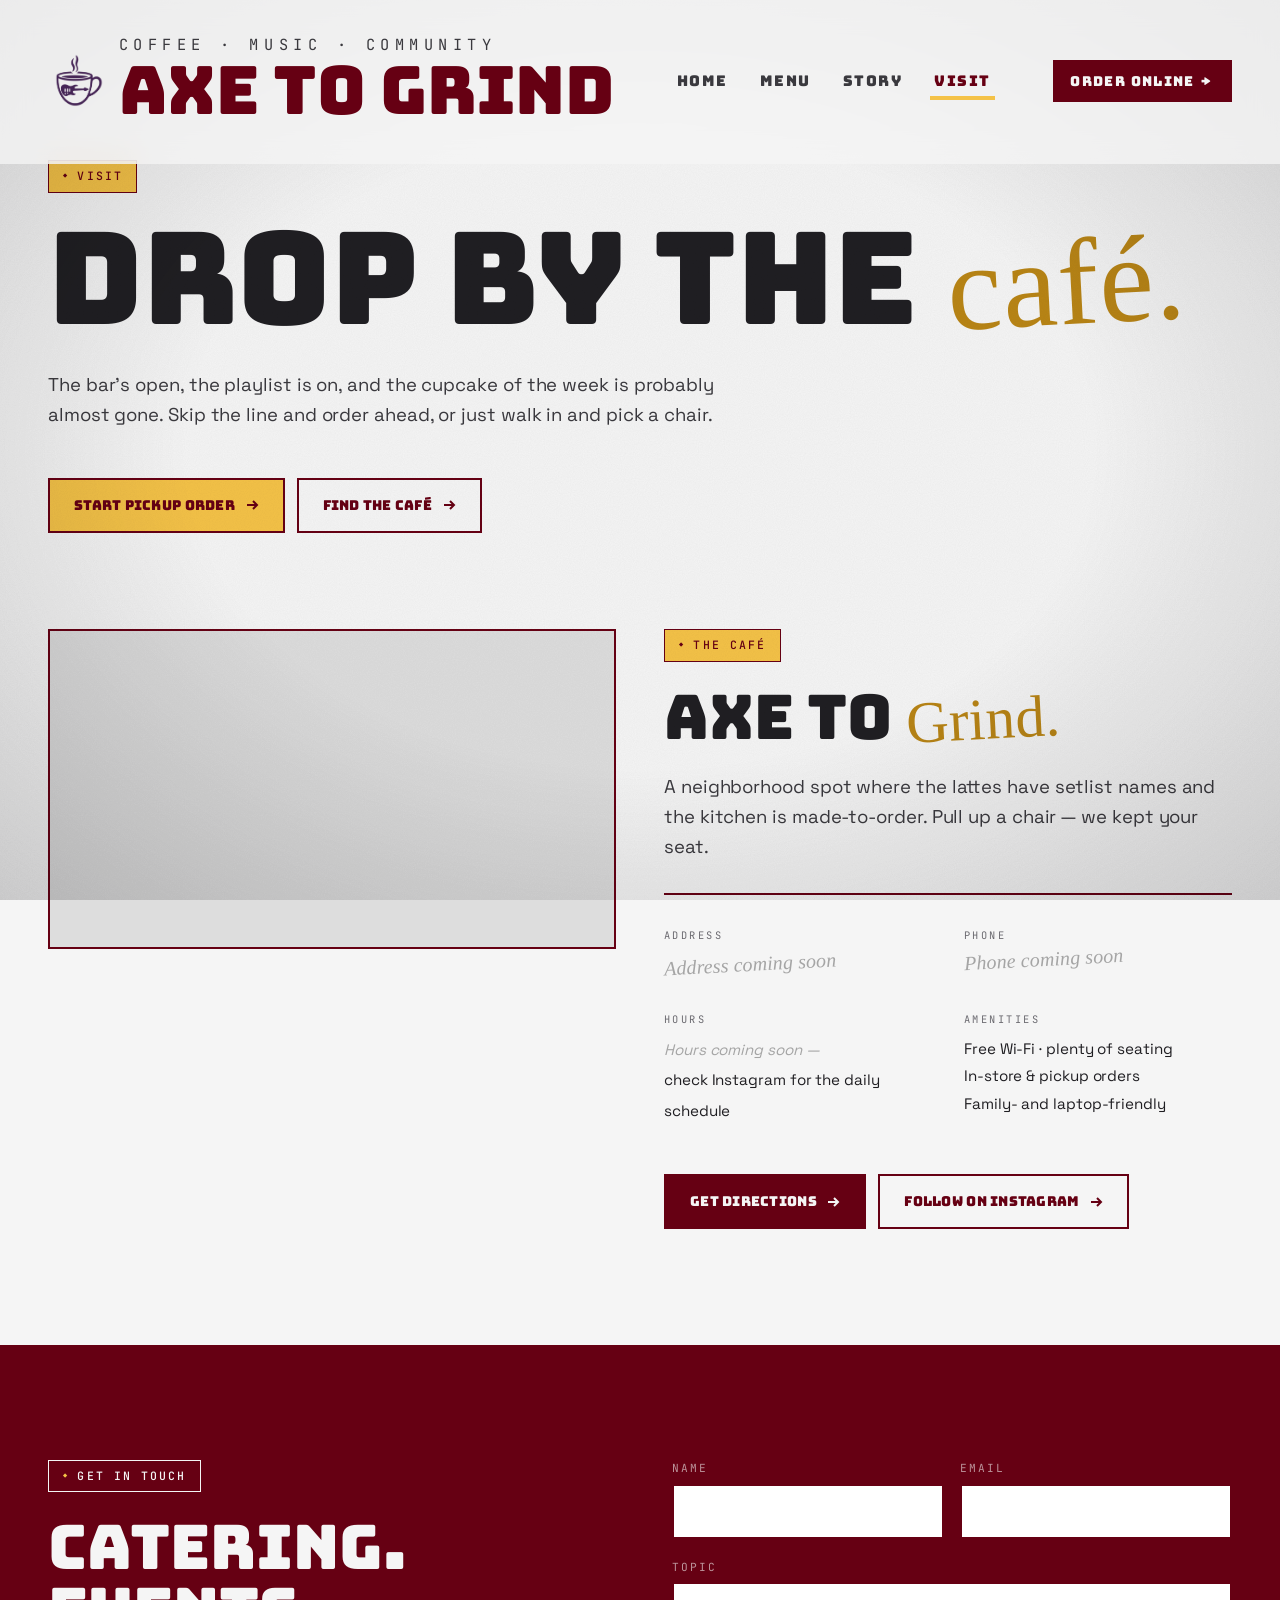
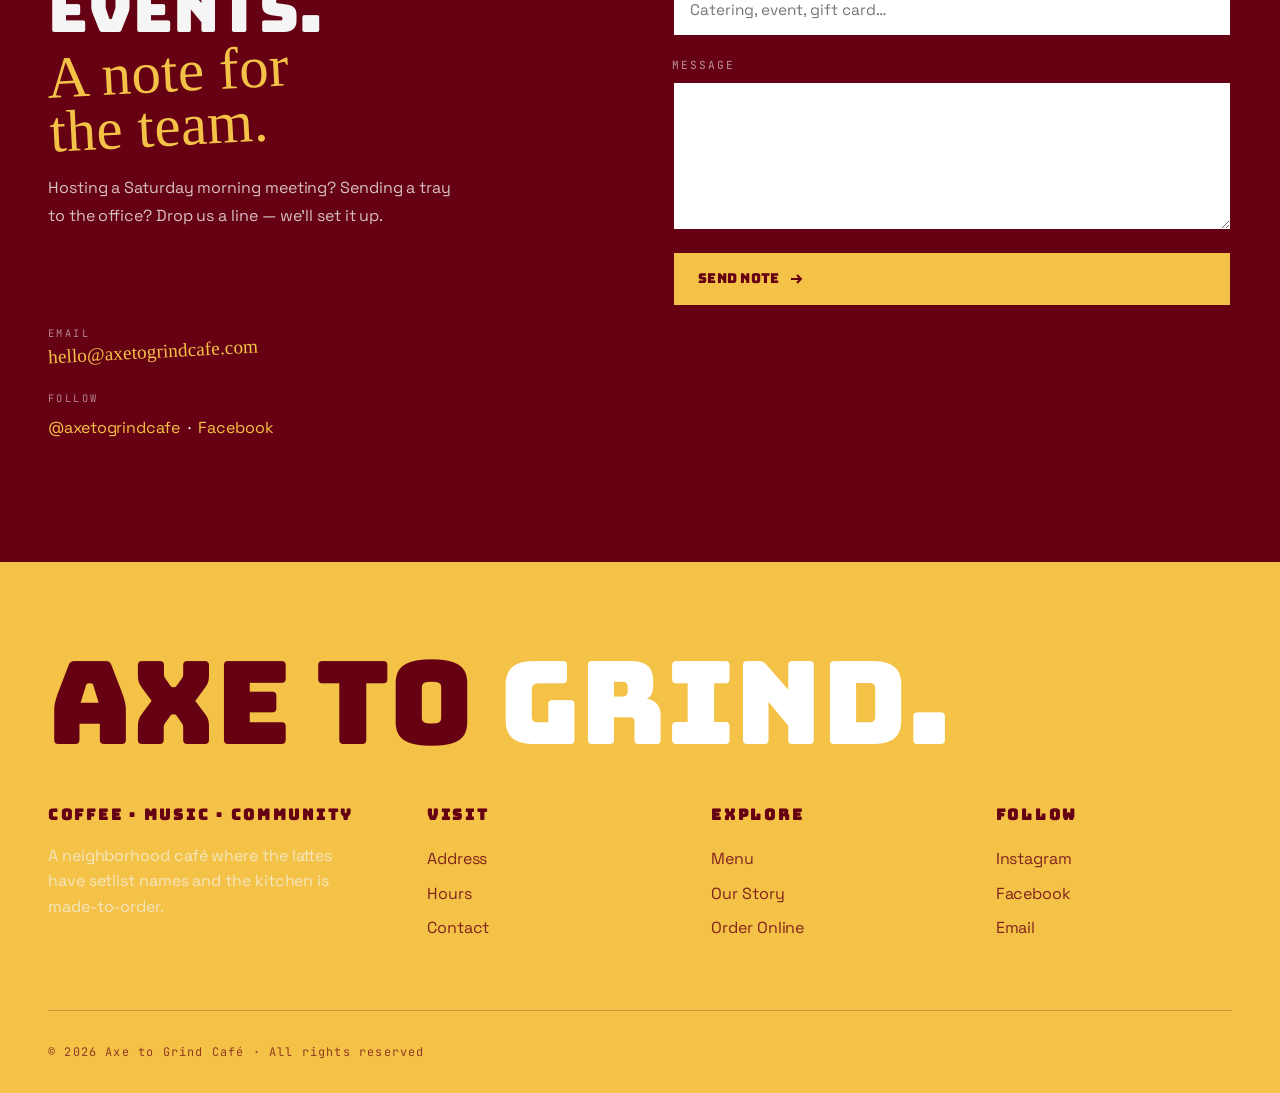
<file: visit.html>
<!DOCTYPE html>
<html lang="en">
<head>
<meta charset="UTF-8" />
<meta name="viewport" content="width=device-width, initial-scale=1.0" />
<title>Visit — Axe to Grind Café</title>
<meta name="description" content="Find Axe to Grind Café — hours, directions, and how to get in touch about catering, events, or just to say hi." />
<meta property="og:image" content="assets/axetogrindlogo.png" />

<link rel="preconnect" href="https://fonts.googleapis.com" />
<link rel="preconnect" href="https://fonts.gstatic.com" crossorigin />
<link href="https://fonts.googleapis.com/css2?family=Bungee&family=Permanent+Marker&family=Space+Grotesk:wght@300;400;500;600;700&family=JetBrains+Mono:wght@400;500&display=swap" rel="stylesheet" />
<link rel="stylesheet" href="styles/globals.css" />
<link rel="icon" type="image/png" href="assets/coffeecupAxeIcon.png" />
<link rel="apple-touch-icon" href="assets/coffeecupAxeIcon.png" />
</head>
<body>

<nav class="nav" id="nav">
  <a href="index.html" class="nav-brand">
    <img src="assets/coffeecupAxeIcon.png" alt="" class="nav-logo" width="44" height="44" />
    <span class="nav-brand-text">
      <span class="nav-tagline">Coffee · Music · Community</span>
      <span class="nav-wordmark">Axe to Grind</span>
    </span>
  </a>
  <div class="nav-links" id="navLinks">
    <a href="index.html" class="nav-link">Home</a>
    <a href="menu.html" class="nav-link">Menu</a>
    <a href="story.html" class="nav-link">Story</a>
    <a href="visit.html" class="nav-link" aria-current="page">Visit</a>
  </div>
  <a href="menu.html" class="nav-cta">Order Online &rarr;</a>
  <button class="nav-toggle" id="navToggle" aria-label="Toggle menu">
    <span></span><span></span><span></span>
  </button>
</nav>

<!-- Header -->
<header class="section" style="padding-top: 10rem; padding-bottom: 4rem;">
  <div class="wrap">
    <span class="pill pill-amber fade-up">Visit</span>
    <h1 class="h-mega mt-5 fade-up nowrap" style="animation-delay: 0.15s;">
      Drop by the <span class="serif text-amber">café.</span>
    </h1>
    <p class="lead mt-6 fade-up" style="animation-delay: 0.3s; max-width: 60ch;">
      The bar's open, the playlist is on, and the cupcake of the week is probably almost gone. Skip the line and order ahead, or just walk in and pick a chair.
    </p>
    <div class="mt-7 fade-up flex gap-3" style="animation-delay: 0.45s; flex-wrap: wrap;">
      <a href="menu.html" class="btn btn-amber btn-arrow">
        Start Pickup Order
        <svg viewBox="0 0 14 14" fill="none" stroke="currentColor" stroke-width="2"><path d="M2 7h10M8 3l4 4-4 4"/></svg>
      </a>
      <a href="#location" class="btn btn-arrow">Find the Café
        <svg viewBox="0 0 14 14" fill="none" stroke="currentColor" stroke-width="2"><path d="M2 7h10M8 3l4 4-4 4"/></svg>
      </a>
    </div>
  </div>
</header>

<a id="location"></a>
<!-- Location -->
<section class="section" style="padding-top: 2rem;">
  <div class="wrap">
    <div class="grid-12" style="gap: var(--gutter); align-items: start;">
      <div style="grid-column: 1 / span 6;" data-reveal>
        <div class="map-frame">
          <iframe src="https://www.google.com/maps?q=Axe+to+Grind+Cafe&output=embed" loading="lazy" referrerpolicy="no-referrer-when-downgrade"></iframe>
        </div>
      </div>
      <div style="grid-column: 7 / -1;" data-reveal data-delay="2">
        <span class="pill pill-amber">The Café</span>
        <h2 class="h-1 mt-5 nowrap">Axe to <span class="serif text-amber">Grind.</span></h2>
        <p class="lead mt-5">A neighborhood spot where the lattes have setlist names and the kitchen is made-to-order. Pull up a chair &mdash; we kept your seat.</p>

        <hr class="line" />

        <div class="grid grid-2" style="gap: 2rem;">
          <div>
            <div class="location-label">Address</div>
            <p class="serif" style="font-size: 1.25rem; margin-top: 0.4rem; line-height: 1.4;">
              <em style="color: var(--text-faint);">Address coming soon</em>
            </p>
          </div>
          <div>
            <div class="location-label">Phone</div>
            <p class="serif" style="font-size: 1.25rem; margin-top: 0.4rem;">
              <em style="color: var(--text-faint);">Phone coming soon</em>
            </p>
          </div>
          <div>
            <div class="location-label">Hours</div>
            <p class="mt-2" style="line-height: 2; font-size: 0.95rem;">
              <em style="color: var(--text-faint);">Hours coming soon &mdash;</em><br />
              check Instagram for the daily schedule
            </p>
          </div>
          <div>
            <div class="location-label">Amenities</div>
            <p class="mt-2" style="line-height: 1.8; font-size: 0.95rem;">
              Free Wi-Fi · plenty of seating<br />
              In-store &amp; pickup orders<br />
              Family- and laptop-friendly
            </p>
          </div>
        </div>

        <div class="mt-7 flex gap-3" style="flex-wrap: wrap;">
          <a href="https://www.google.com/maps/search/Axe+to+Grind+Cafe" target="_blank" rel="noopener" class="btn btn-primary btn-arrow">
            Get Directions
            <svg viewBox="0 0 14 14" fill="none" stroke="currentColor" stroke-width="2"><path d="M2 7h10M8 3l4 4-4 4"/></svg>
          </a>
          <a href="https://www.instagram.com/axetogrindcafe/" target="_blank" rel="noopener" class="btn btn-arrow">Follow on Instagram
            <svg viewBox="0 0 14 14" fill="none" stroke="currentColor" stroke-width="2"><path d="M2 7h10M8 3l4 4-4 4"/></svg>
          </a>
        </div>
      </div>
    </div>
  </div>
</section>

<!-- Contact -->
<section class="section section-dark">
  <div class="wrap">
    <div class="grid-12" style="gap: 4rem; align-items: start;">
      <div style="grid-column: 1 / span 5;" data-reveal>
        <span class="pill pill-dark">Get in touch</span>
        <h2 class="h-1 mt-5" style="color: var(--bg);">Catering. Events.<br /><span class="serif" style="color: var(--amber);">A note for the team.</span></h2>
        <p class="mt-5" style="color: rgba(245,245,245,0.78); line-height: 1.7; max-width: 42ch;">Hosting a Saturday morning meeting? Sending a tray to the office? Drop us a line &mdash; we'll set it up.</p>

        <div class="mt-9" style="display: flex; flex-direction: column; gap: 1.5rem;">
          <div>
            <div class="location-label" style="color: rgba(245,245,245,0.55);">Email</div>
            <p class="serif mt-2" style="font-size: 1.2rem;"><a href="mailto:hello@axetogrindcafe.com" style="color: var(--amber);">hello@axetogrindcafe.com</a></p>
          </div>
          <div>
            <div class="location-label" style="color: rgba(245,245,245,0.55);">Follow</div>
            <p class="mt-2" style="line-height: 1.8;">
              <a href="https://www.instagram.com/axetogrindcafe/" target="_blank" rel="noopener" style="color: var(--amber);">@axetogrindcafe</a> &nbsp;·&nbsp;
              <a href="https://www.facebook.com/axetogrindcafe/" target="_blank" rel="noopener" style="color: var(--amber);">Facebook</a>
            </p>
          </div>
        </div>
      </div>

      <div style="grid-column: 7 / -1;" data-reveal data-delay="2">
        <form class="grid" style="gap: 1.25rem;" onsubmit="event.preventDefault(); this.querySelector('button').textContent = 'Thanks — we\\'ll be in touch.'; this.querySelector('button').disabled = true;">
          <div class="grid grid-2" style="gap: 1rem;">
            <div class="field">
              <label for="name">Name</label>
              <input id="name" type="text" required />
            </div>
            <div class="field">
              <label for="email">Email</label>
              <input id="email" type="email" required />
            </div>
          </div>
          <div class="field">
            <label for="topic">Topic</label>
            <input id="topic" type="text" placeholder="Catering, event, gift card…" />
          </div>
          <div class="field">
            <label for="msg">Message</label>
            <textarea id="msg" rows="5" required></textarea>
          </div>
          <button type="submit" class="btn btn-amber btn-arrow" style="align-self: start;">
            Send Note
            <svg viewBox="0 0 14 14" fill="none" stroke="currentColor" stroke-width="2"><path d="M2 7h10M8 3l4 4-4 4"/></svg>
          </button>
        </form>
      </div>
    </div>
  </div>
</section>

<!-- Footer -->
<footer class="footer">
  <div class="wrap">
    <div class="footer-brand">Axe to <span style="color: var(--paper);">Grind.</span></div>
    <div class="footer-grid">
      <div class="footer-col">
        <h4>Coffee · Music · Community</h4>
        <p style="color: rgba(245,245,245,0.7); line-height: 1.6; max-width: 32ch;">A neighborhood café where the lattes have setlist names and the kitchen is made-to-order.</p>
      </div>
      <div class="footer-col">
        <h4>Visit</h4>
        <ul>
          <li><a href="visit.html">Address</a></li>
          <li><a href="visit.html">Hours</a></li>
          <li><a href="visit.html">Contact</a></li>
        </ul>
      </div>
      <div class="footer-col">
        <h4>Explore</h4>
        <ul>
          <li><a href="menu.html">Menu</a></li>
          <li><a href="story.html">Our Story</a></li>
          <li><a href="order.html">Order Online</a></li>
        </ul>
      </div>
      <div class="footer-col">
        <h4>Follow</h4>
        <ul>
          <li><a href="https://www.instagram.com/axetogrindcafe/" target="_blank" rel="noopener">Instagram</a></li>
          <li><a href="https://www.facebook.com/axetogrindcafe/" target="_blank" rel="noopener">Facebook</a></li>
          <li><a href="mailto:hello@axetogrindcafe.com">Email</a></li>
        </ul>
      </div>
    </div>
    <div class="footer-bottom">
      <span>© <span data-year>2026</span> Axe to Grind Café · All rights reserved</span>
    </div>
  </div>
</footer>

<script src="scripts/main.js" defer></script>
</body>
</html>
</file>
<file: styles/globals.css>
/* ==========================================================================
   AXE TO GRIND CAFÉ — Design System
   Bold all-caps Anton wordmark × handwritten accents × rock-n-roll cafe feel
   PLACEHOLDER PALETTE — final colors & logo coming from client
   ========================================================================== */

*, *::before, *::after { box-sizing: border-box; margin: 0; padding: 0; }
html { -webkit-text-size-adjust: 100%; scroll-behavior: smooth; }
body { line-height: 1.55; -webkit-font-smoothing: antialiased; -moz-osx-font-smoothing: grayscale; }
img, picture, video, svg { display: block; max-width: 100%; }
input, button, textarea, select { font: inherit; color: inherit; background: none; border: none; }
button { cursor: pointer; }
a { color: inherit; text-decoration: none; }
ul, ol { list-style: none; }
::selection { background: var(--amber); color: var(--ink); }

/* ---------- Tokens ---------- */
:root {
  /* AXE TO GRIND CAFÉ — Brand palette: black cherry × frosted blue × gold,
     on white smoke with shadow grey text and silver utilities.
     Legacy variable names (--ink, --teal, --wine, --neon, --moss) repointed
     so all consumer rules continue to work. */
  --ink: #660013;            /* black cherry — primary brand dark */
  --ink-2: #4F000E;          /* deeper cherry — surfaces */
  --ink-3: #80001A;          /* lifted cherry — highlights */
  --bg: #F5F5F5;             /* white smoke — page background */
  --bg-2: #EAEAEA;           /* deeper smoke */
  --bg-3: #DDDDDD;           /* deepest smoke */
  --paper: #FFFFFF;
  --line: #C9C9C9;
  --line-2: #A5A5A5;         /* silver */

  --text: #1F1E22;           /* shadow grey — body text */
  --text-soft: #3A393E;
  --text-dim: #6B6A70;
  --text-faint: #A5A5A5;     /* silver */

  --amber: #F4C247;          /* GOLD — kept */
  --amber-deep: #B98515;
  --amber-glow: rgba(244, 194, 71, 0.32);
  --teal: #63E5FF;           /* frosted blue — repointed from teal */
  --teal-deep: #2BB8D6;
  --teal-glow: rgba(99, 229, 255, 0.32);
  --wine: #660013;           /* repointed to cherry — single brand dark */
  --wine-deep: #4F000E;
  --moss: #6B6A70;           /* repointed to mid grey */
  --neon: #63E5FF;           /* repointed to frosted blue */
  --neon-glow: rgba(99, 229, 255, 0.35);

  /* Semantic aliases for the new palette */
  --cherry: #660013;
  --cherry-deep: #4F000E;
  --frost: #63E5FF;
  --frost-deep: #2BB8D6;
  --shadow: #1F1E22;
  --smoke: #F5F5F5;
  --silver: #A5A5A5;

  /* Type — Bungee display (rock-poster) + Permanent Marker accent + Space Grotesk body */
  --font-display: 'Bungee', 'Impact', 'Helvetica Neue', sans-serif;
  --font-script: 'Permanent Marker', 'Caveat', 'Comic Sans MS', cursive;
  --font-body: 'Space Grotesk', 'Inter', system-ui, sans-serif;
  --font-mono: 'JetBrains Mono', 'Courier New', monospace;

  --s-1: 0.25rem; --s-2: 0.5rem; --s-3: 0.75rem; --s-4: 1rem;
  --s-5: 1.5rem; --s-6: 2rem; --s-7: 3rem; --s-8: 4rem;
  --s-9: 6rem; --s-10: 8rem; --s-11: 12rem;

  --max-w: 1400px;
  --gutter: clamp(1.25rem, 4vw, 3rem);
  --radius: 4px;
  --radius-lg: 6px;
  --radius-pill: 999px;

  --ease: cubic-bezier(0.22, 1, 0.36, 1);
  --dur: 380ms;
}

/* ---------- Base ---------- */
body {
  background: var(--bg);
  color: var(--text);
  font-family: var(--font-body);
  font-size: 1rem;
  font-weight: 400;
  letter-spacing: -0.005em;
  overflow-x: hidden;
}

/* Noise grain — concert-poster paper texture (SVG fractal noise) */
body::before {
  content:''; position: fixed; inset: 0; pointer-events: none; z-index: 1;
  background-image: url("data:image/svg+xml;utf8,<svg xmlns='http://www.w3.org/2000/svg' width='180' height='180'><filter id='n'><feTurbulence type='fractalNoise' baseFrequency='0.92' numOctaves='2' stitchTiles='stitch'/><feColorMatrix values='0 0 0 0 0  0 0 0 0 0  0 0 0 0 0  0 0 0 0.55 0'/></filter><rect width='100%25' height='100%25' filter='url(%23n)'/></svg>");
  opacity: 0.07;
  mix-blend-mode: multiply;
}
/* Vignette at edges (sits above the grain) */
body::after {
  content:''; position: fixed; inset: 0; pointer-events: none; z-index: 1;
  background: radial-gradient(ellipse at center, transparent 50%, rgba(31, 30, 34, 0.18) 100%);
  mix-blend-mode: multiply;
}

.wrap { max-width: var(--max-w); margin: 0 auto; padding-inline: var(--gutter); }
.section { padding-block: clamp(3rem, 9vw, 9rem); position: relative; }
.section-tight { padding-block: clamp(2rem, 5vw, 5rem); }
.section-dark { background: var(--ink); color: var(--bg); }
.section-dark .text-soft { color: rgba(245, 245, 245, 0.72); }
.section-dark .text-dim { color: rgba(245, 245, 245, 0.55); }

.center { text-align: center; }
.flex { display: flex; }
.items-center { align-items: center; }
.items-end { align-items: flex-end; }
.justify-between { justify-content: space-between; }
.justify-center { justify-content: center; }
.gap-2 { gap: var(--s-2); } .gap-3 { gap: var(--s-3); } .gap-4 { gap: var(--s-4); }
.gap-5 { gap: var(--s-5); } .gap-6 { gap: var(--s-6); } .gap-8 { gap: var(--s-8); }
.mt-2 { margin-top: var(--s-2); } .mt-3 { margin-top: var(--s-3); }
.mt-4 { margin-top: var(--s-4); } .mt-5 { margin-top: var(--s-5); }
.mt-6 { margin-top: var(--s-6); } .mt-7 { margin-top: var(--s-7); }
.mt-8 { margin-top: var(--s-8); } .mt-9 { margin-top: var(--s-9); }

.grid { display: grid; gap: var(--s-6); }
.grid-2 { grid-template-columns: repeat(2, 1fr); }
.grid-3 { grid-template-columns: repeat(3, 1fr); }
.grid-4 { grid-template-columns: repeat(4, 1fr); }
.grid-12 { display: grid; grid-template-columns: repeat(12, 1fr); gap: var(--gutter); }
/* Tablet: keep 4-col grids at 2 across so sets-of-things stay readable as a set.
   Use minmax(0, 1fr) so wide content (★★★★★ in stats) can't push columns out of balance. */
@media (max-width: 920px) {
  .grid-3 { grid-template-columns: minmax(0, 1fr); }
  .grid-4 { grid-template-columns: repeat(2, minmax(0, 1fr)); }
}
/* Phone: collapse 2-col grids; stack 12-col children even when they have inline grid-column. */
@media (max-width: 600px) {
  .grid-2 { grid-template-columns: minmax(0, 1fr); }
  .grid-12 > * { grid-column: 1 / -1 !important; }
}

/* ---------- Typography — Bungee display (rock poster) + Permanent Marker accent ---------- */
.display, .h-mega, .h-1, .h-2 {
  font-family: var(--font-display);
  font-weight: 400; /* Bungee is single-weight */
  text-transform: uppercase;
  letter-spacing: 0;
  line-height: 0.98;
  text-wrap: balance;
}
/* h-3, h-4 use Space Grotesk Bold so smaller subheadings stay readable
   (Bungee at small sizes feels overbearing) */
.h-3, .h-4 {
  font-family: var(--font-body);
  font-weight: 700;
  text-transform: none;
  letter-spacing: -0.01em;
  line-height: 1.12;
  text-wrap: balance;
}

/* Sizes pulled down a touch — Bungee runs visually larger than Anton at the same px */
.display { font-size: clamp(2.8rem, 8.4vw, 8rem); line-height: 0.96; letter-spacing: 0; }
.h-mega { font-size: clamp(3.4rem, 10vw, 9.5rem); line-height: 0.95; letter-spacing: 0; }
.h-1 { font-size: clamp(2.1rem, 4.8vw, 4.4rem); line-height: 1.02; }
.h-2 { font-size: clamp(1.7rem, 3.6vw, 3rem); line-height: 1.05; }
.h-3 { font-size: clamp(1.5rem, 2.4vw, 2rem); }
.h-4 { font-size: 1.3rem; }

/* Script accent — Permanent Marker has heavier weight & lower baseline than Caveat,
   so we ease the rotation and tighten margins. */
.serif, .script {
  font-family: var(--font-script);
  font-weight: 400;
  text-transform: none;
  letter-spacing: 0.005em;
  font-size: 0.96em;
  line-height: 0.92;
  display: inline-block;
  transform: rotate(-3deg);
  margin-top: -0.04em;
  margin-bottom: -0.12em;
  vertical-align: baseline;
}
.script-tight { transform: rotate(-1deg); }
.nowrap { white-space: nowrap; }
/* On phones, never let .nowrap force horizontal overflow — let the line break naturally. */
@media (max-width: 640px) {
  .nowrap { white-space: normal; }
}

.lead { font-size: clamp(1.05rem, 1.45vw, 1.2rem); line-height: 1.6; color: var(--text-soft); max-width: 60ch; font-weight: 400; }
.text-soft { color: var(--text-soft); }
.text-dim { color: var(--text-dim); }
.text-faint { color: var(--text-faint); }
.text-amber { color: var(--amber-deep); }
.text-wine { color: var(--wine); }
.text-moss { color: var(--moss); }
.section-dark .text-amber { color: var(--amber); }

/* Stamp-style eyebrow — ticker label vibe instead of pill */
.pill {
  display: inline-flex;
  align-items: center;
  gap: 0.55rem;
  padding: 0.4rem 0.85rem;
  font-family: var(--font-mono);
  font-size: 0.72rem;
  font-weight: 500;
  letter-spacing: 0.18em;
  text-transform: uppercase;
  color: var(--ink);
  background: var(--bg-3);
  border: 1px solid var(--ink);
  border-radius: 0;
  position: relative;
}
.pill::before { content: '◆'; font-size: 0.6em; color: var(--amber-deep); }
.pill-amber { background: var(--amber); border-color: var(--ink); color: var(--ink); }
.pill-amber::before { color: var(--ink); }
.pill-dark { background: transparent; border-color: var(--bg); color: var(--bg); }
.pill-dark::before { color: var(--amber); }
.pill-wine { background: var(--wine); border-color: var(--wine); color: var(--bg); }
.pill-wine::before { color: var(--amber); }
.pill-moss { background: var(--moss); border-color: var(--moss); color: var(--bg); }
.pill-moss::before { color: var(--amber); }

/* Stamp — rotated rectangular badge */
.stamp {
  display: inline-block;
  padding: 0.6rem 1rem;
  border: 2px solid var(--wine);
  color: var(--wine);
  font-family: var(--font-display);
  font-size: 0.95rem;
  letter-spacing: 0.12em;
  text-transform: uppercase;
  transform: rotate(-4deg);
  background: var(--paper);
}

/* ---------- Buttons — concert ticket stub feel (notched corners on hover) ---------- */
.btn {
  display: inline-flex;
  align-items: center;
  gap: 0.6rem;
  padding: 0.95rem 1.5rem;
  border-radius: 0;
  font-family: var(--font-display);
  font-size: 0.85rem;
  letter-spacing: 0.02em;
  text-transform: uppercase;
  border: 2px solid var(--ink);
  color: var(--ink);
  background: transparent;
  position: relative;
  transition: transform var(--dur) var(--ease), background var(--dur) var(--ease), color var(--dur) var(--ease), box-shadow var(--dur) var(--ease);
}
.btn:hover { transform: translate(-2px, -2px) rotate(-0.6deg); box-shadow: 4px 4px 0 var(--ink); }
.btn-primary { background: var(--ink); color: var(--bg); }
.btn-primary:hover { background: var(--amber); border-color: var(--ink); color: var(--ink); box-shadow: 4px 4px 0 var(--ink); }
.btn-amber { background: var(--amber); color: var(--ink); border-color: var(--ink); }
.btn-amber:hover { box-shadow: 4px 4px 0 var(--ink); }
.btn-ghost-light { color: var(--bg); border-color: var(--bg); }
.btn-ghost-light:hover { background: var(--amber); color: var(--ink); border-color: var(--amber); box-shadow: 4px 4px 0 var(--bg); }
/* Hot-pink poster CTA — use sparingly */
.btn-neon { background: var(--neon); color: var(--bg); border-color: var(--ink); }
.btn-neon:hover { box-shadow: 4px 4px 0 var(--ink); transform: translate(-2px, -2px) rotate(-1deg); }
.btn-arrow svg { transition: transform var(--dur) var(--ease); width: 14px; height: 14px; }
.btn-arrow:hover svg { transform: translateX(4px); }

/* ---------- Nav ---------- */
.nav {
  position: fixed; inset: 0 0 auto 0; z-index: 50;
  display: flex; align-items: center; justify-content: space-between;
  padding: 2.4rem var(--gutter);
  background: rgba(245, 245, 245, 0.78);
  backdrop-filter: blur(14px) saturate(140%);
  border-bottom: 2px solid transparent;
  transition:
    padding 380ms var(--ease),
    background var(--dur) var(--ease),
    border-color var(--dur) var(--ease);
}
.nav.scrolled {
  padding: 0.85rem var(--gutter);
  background: rgba(245, 245, 245, 0.96);
  border-bottom-color: var(--ink);
}
.nav.dark { background: rgba(31, 30, 34, 0.55); color: var(--bg); }
.nav.dark.scrolled { background: rgba(31, 30, 34, 0.96); border-bottom-color: var(--amber); }
.nav.dark .nav-link, .nav.dark .nav-tagline, .nav.dark .nav-wordmark { color: var(--bg); }

/* Stacked wordmark — Axe to Grind brand identity
   Bigger on load, shrinks once user scrolls past 24px */
.nav-brand {
  display: flex; align-items: center; gap: 0.9rem;
  line-height: 0.85;
}
.nav-brand-text {
  display: flex; flex-direction: column; align-items: flex-start;
  line-height: 0.85;
}
.nav-logo {
  display: block;
  width: clamp(40px, 4.4vw, 58px);
  height: auto;
  flex-shrink: 0;
  transition: width 380ms var(--ease);
}
.nav.scrolled .nav-logo { width: 32px; }
.nav.dark .nav-logo {
  filter: brightness(0) invert(1);
}

/* Brand logo mark (centerpiece on dark sections) */
.logo-mark-wrap {
  display: flex;
  align-items: center;
  justify-content: center;
  padding: 2.5rem;
  background: var(--bg);
  border-radius: var(--radius-lg);
  aspect-ratio: 1;
  max-width: 460px;
  margin-inline: auto;
  box-shadow: 0 30px 60px -25px rgba(0,0,0,0.45);
}
.logo-mark {
  width: 100%; height: auto; display: block;
}
.nav-tagline {
  font-family: var(--font-mono);
  font-size: clamp(0.78rem, 1.2vw, 1rem);
  letter-spacing: 0.36em;
  text-transform: uppercase;
  color: var(--text-soft);
  margin-bottom: 6px;
  transition: font-size 380ms var(--ease), letter-spacing 380ms var(--ease), margin-bottom 380ms var(--ease);
}
.nav.scrolled .nav-tagline {
  font-size: 0.58rem;
  letter-spacing: 0.32em;
  margin-bottom: 2px;
}
.nav-wordmark {
  font-family: var(--font-display);
  font-size: clamp(2.2rem, 5.2vw, 4.4rem);
  letter-spacing: -0.005em;
  text-transform: uppercase;
  color: var(--ink);
  transition: font-size 380ms var(--ease);
  line-height: 1;
}
.nav.scrolled .nav-wordmark { font-size: 1.5rem; }

.nav-links { display: flex; gap: 2rem; }
.nav-link {
  font-family: var(--font-display);
  font-size: 0.92rem;
  letter-spacing: 0.1em;
  text-transform: uppercase;
  color: var(--text-soft);
  position: relative;
  padding: 0.3rem 0;
  transition: color var(--dur) var(--ease);
}
.nav-link:hover, .nav-link[aria-current="page"] { color: var(--ink); }
.nav-link[aria-current="page"]::after {
  content:''; position: absolute; left: -4px; right: -4px; bottom: -3px;
  height: 4px; background: var(--amber);
}
.nav.dark .nav-link[aria-current="page"]::after { background: var(--amber); }

.nav-cta {
  display: inline-flex; align-items: center; gap: 0.4rem;
  padding: 0.65rem 1.1rem;
  font-family: var(--font-display);
  font-size: 0.85rem;
  letter-spacing: 0.1em;
  text-transform: uppercase;
  background: var(--ink); color: var(--bg);
  transition: background var(--dur) var(--ease);
}
.nav-cta:hover { background: var(--amber); color: var(--ink); }
.nav.dark .nav-cta { background: var(--amber); color: var(--ink); }
.nav.dark .nav-cta:hover { background: var(--bg); }
.nav-toggle { display: none; flex-direction: column; gap: 5px; padding: 8px; }
.nav-toggle span { width: 22px; height: 2px; background: currentColor; }

@media (max-width: 820px) {
  /* Mobile nav: compact bar with logo on the left, pill capsule on the right.
     No hamburger — all 4 links fit inline as small pills, active page filled. */
  .nav { padding: 0.85rem var(--gutter); }

  /* Hide the long wordmark/tagline; just the icon represents the brand */
  .nav-brand-text { display: none; }
  .nav-logo { width: 38px; }
  .nav.scrolled .nav-logo { width: 32px; }

  /* Hide hamburger toggle and the CTA button */
  .nav-toggle { display: none !important; }
  .nav-cta { display: none; }

  /* Pill capsule containing all 4 links, with `aria-current` page filled */
  .nav-links {
    display: flex !important;
    position: static;
    flex-direction: row;
    gap: 2px;
    background: rgba(245, 245, 245, 0.92);
    padding: 4px;
    border-radius: 999px;
    border-bottom: none;
    align-items: center;
    box-shadow: 0 1px 0 rgba(0,0,0,0.04), 0 4px 14px -6px rgba(0,0,0,0.18);
    backdrop-filter: blur(10px);
  }
  .nav-links .nav-link {
    font-size: 0.62rem;
    letter-spacing: 0.14em;
    padding: 0.55rem 0.75rem;
    border-radius: 999px;
    border-bottom: none;
    color: var(--text-soft);
    line-height: 1;
    transition: background var(--dur) var(--ease), color var(--dur) var(--ease);
  }
  .nav-links .nav-link[aria-current="page"] {
    background: var(--ink);
    color: var(--paper);
  }
  /* Kill the desktop underline marker — the filled pill is the new indicator */
  .nav-link[aria-current="page"]::after { display: none; }

  /* Dark hero variant — pill stays floating-glass; active pill flips to gold */
  .nav.dark .nav-links {
    background: rgba(245, 245, 245, 0.16);
    box-shadow: 0 1px 0 rgba(255,255,255,0.08) inset, 0 4px 14px -6px rgba(0,0,0,0.4);
  }
  .nav.dark .nav-links .nav-link {
    color: rgba(245, 245, 245, 0.85);
  }
  .nav.dark .nav-links .nav-link[aria-current="page"] {
    background: var(--amber);
    color: var(--ink);
  }
}

/* Very narrow phones (≤360px) — tighten letter-spacing and font slightly so
   all 4 nav pills still fit alongside the logo without wrapping. */
@media (max-width: 360px) {
  .nav-links .nav-link { font-size: 0.58rem; padding: 0.5rem 0.6rem; letter-spacing: 0.1em; }
  .nav-logo { width: 34px; }
}

/* ---------- Hero ---------- */
.hero {
  position: relative;
  min-height: 100vh;
  /* svh = small viewport height — ignores mobile browser chrome bars so hero
     never feels like "almost two screens" on iOS Safari / Chrome Mobile. */
  min-height: 100svh;
  display: flex; flex-direction: column;
  background: var(--ink); color: var(--bg);
  overflow: hidden;
  padding-top: clamp(6rem, 16vw, 9rem);
  border-bottom: 2px solid var(--amber);
}
.hero-bg { position: absolute; inset: 0; z-index: 0; }
.hero-bg img {
  width: 100%; height: 100%; object-fit: cover;
  opacity: 0.4;
  filter: saturate(0.5) contrast(1.15) sepia(0.25);
}
.hero-bg::after {
  content:''; position: absolute; inset: 0;
  background:
    /* stage spotlight pool from upper-left */
    radial-gradient(ellipse 60% 50% at 25% 20%, var(--amber-glow), transparent 60%),
    /* opposing magenta stage wash */
    radial-gradient(ellipse 50% 45% at 80% 75%, var(--neon-glow), transparent 65%),
    /* base darkening */
    linear-gradient(180deg, rgba(31,30,34,0.6) 0%, rgba(31,30,34,0.5) 40%, rgba(31,30,34,0.95) 100%);
}
.hero-content {
  position: relative; z-index: 2; flex: 1;
  display: flex; flex-direction: column;
  justify-content: center; align-items: center;
  text-align: center;
  padding-block: clamp(4rem, 8vw, 6rem) clamp(4rem, 6vw, 6rem);
}
.hero-content > * { max-width: 1100px; width: 100%; }
.hero-tag { justify-content: center; }
.hero-bottom {
  display: flex; flex-direction: column; align-items: center;
  gap: var(--s-6); margin-top: 2.5rem;
}
.hero-bottom .lead { margin-inline: auto; }

.hero-tag {
  display: inline-flex; align-items: center; gap: 0.7rem;
  font-family: var(--font-mono);
  font-size: 0.72rem; letter-spacing: 0.28em;
  text-transform: uppercase; color: var(--amber);
}
.hero-tag::before { content:''; width: 32px; height: 2px; background: var(--amber); }

.hero-mark {
  position: absolute; bottom: 1.6rem; left: 50%; transform: translateX(-50%);
  font-family: var(--font-mono);
  font-size: 0.7rem; letter-spacing: 0.32em; text-transform: uppercase;
  color: rgba(245,245,245,0.55);
}

/* ---------- Marquee — stage ticker w/ amber bulbs above and below ---------- */
.marquee {
  padding: 0; background: var(--ink); color: var(--amber);
  overflow: hidden;
  border-block: 2px solid var(--amber);
  position: relative;
}
/* "marquee bulbs" — repeating amber dots top + bottom, like a theater sign */
.marquee::before,
.marquee::after {
  content: ''; position: absolute; left: 0; right: 0; height: 6px;
  background-image: radial-gradient(circle, var(--amber) 0 2px, transparent 2.5px);
  background-size: 18px 6px;
  background-position: 0 50%;
  pointer-events: none;
}
.marquee::before { top: 0; }
.marquee::after { bottom: 0; }
.marquee-track {
  display: flex; gap: 2.5rem; white-space: nowrap;
  animation: scroll 32s linear infinite;
  font-family: var(--font-display);
  font-size: clamp(1.8rem, 3.6vw, 3rem);
  text-transform: uppercase;
  padding: 1.6rem 0;
  letter-spacing: 0;
}
.marquee-item { display: inline-flex; align-items: center; gap: 2.5rem; }
.marquee-item::after {
  content: '★';
  color: var(--neon);
  font-size: 0.7em;
  transform: translateY(-2px);
}
.marquee-serif {
  font-family: var(--font-script);
  font-weight: 400;
  text-transform: none;
  font-size: 1em;
  color: var(--bg);
  transform: rotate(-4deg);
  display: inline-block;
}
@keyframes scroll { from { transform: translateX(0); } to { transform: translateX(-50%); } }

/* ---------- Cards — concert-poster card w/ subtle hover tilt ---------- */
.card {
  background: var(--paper);
  border: 2px solid var(--ink);
  border-radius: 0;
  padding: var(--s-7);
  position: relative;
  transition: transform var(--dur) var(--ease), box-shadow var(--dur) var(--ease);
}
.card:hover { transform: translate(-3px, -3px) rotate(-0.3deg); box-shadow: 6px 6px 0 var(--ink); }

.lounge-card {
  position: relative; overflow: visible;
  background: var(--paper);
  border: 2px solid var(--ink);
  border-radius: 0;
  display: flex; flex-direction: column;
  transition: transform var(--dur) var(--ease), box-shadow var(--dur) var(--ease);
}
/* Each pillar card gets a different tape color for poster-collage vibe */
.lounge-card::before {
  content: ''; position: absolute; top: -12px; left: 18px;
  width: 96px; height: 24px;
  background: var(--amber);
  transform: rotate(-4deg);
  box-shadow: 0 2px 0 rgba(0,0,0,0.2);
  z-index: 3;
}
.lounge-card.shadow-sage::before { background: var(--moss); }
.lounge-card.shadow-wine::before { background: var(--wine); }
.lounge-card:hover { transform: translate(-4px, -4px) rotate(-0.5deg); box-shadow: 8px 8px 0 var(--amber); }
.lounge-card.shadow-sage:hover { box-shadow: 8px 8px 0 var(--moss); }
.lounge-card.shadow-wine:hover { box-shadow: 8px 8px 0 var(--wine); }
.card.shadow-sage:hover { box-shadow: 6px 6px 0 var(--moss); }
.card.shadow-wine:hover { box-shadow: 6px 6px 0 var(--wine); }
.lounge-card-img { aspect-ratio: 4/3; overflow: hidden; border-bottom: 2px solid var(--ink); }
.lounge-card-img img { width: 100%; height: 100%; object-fit: cover; transition: transform 1.2s var(--ease); filter: contrast(1.08) saturate(1.05); }
.lounge-card:hover .lounge-card-img img { transform: scale(1.05); }
.lounge-card-body { padding: var(--s-6) var(--s-6) var(--s-7); }
@media (max-width: 600px) {
  /* Shorter image area on phones so the card feels less endless */
  .lounge-card-img { aspect-ratio: 16/9; }
  .lounge-card-body { padding: var(--s-5) var(--s-5) var(--s-6); }
}

/* Guitar-pick badge — replaces square stamp, drawn in pure CSS */
.lounge-badge {
  position: absolute; top: -22px; right: 22px; z-index: 4;
  width: 60px; height: 70px;
  background: var(--ink);
  color: var(--bg);
  display: grid; place-items: center;
  font-family: var(--font-display);
  font-size: 1.1rem;
  /* pick shape: rounded triangle */
  clip-path: polygon(50% 0%, 100% 35%, 75% 100%, 25% 100%, 0% 35%);
  transform: rotate(8deg);
  letter-spacing: 0;
}
.lounge-card:nth-child(2) .lounge-badge { background: var(--wine); transform: rotate(-6deg); }
.lounge-card:nth-child(3) .lounge-badge { background: var(--amber); color: var(--ink); transform: rotate(10deg); }

.menu-row {
  display: grid; grid-template-columns: 1fr auto auto; gap: var(--s-5);
  padding: var(--s-5) 0;
  border-bottom: 1px dashed var(--line-2);
  align-items: center;
}
.menu-add {
  width: 42px; height: 42px;
  background: transparent;
  border: 2px solid currentColor;
  font-family: var(--font-display);
  font-size: 1.5rem;
  line-height: 1;
  display: grid; place-items: center;
  transition: transform var(--dur) var(--ease), background var(--dur) var(--ease), color var(--dur) var(--ease), box-shadow var(--dur) var(--ease);
  position: relative;
}
.menu-add:hover { transform: translate(-2px, -2px); background: var(--amber); color: var(--ink); border-color: var(--ink); box-shadow: 3px 3px 0 var(--ink); }
.menu-add.added { background: var(--moss); color: var(--bg); border-color: var(--moss); animation: addPulse 380ms var(--ease); }
.section-dark .menu-add { color: var(--bg); }
.section-dark .menu-add:hover { background: var(--amber); color: var(--ink); border-color: var(--amber); box-shadow: 3px 3px 0 var(--bg); }
@keyframes addPulse { 0% { transform: scale(1); } 50% { transform: scale(1.15); } 100% { transform: scale(1); } }
.menu-row:last-child { border-bottom: none; }
.menu-row-name {
  font-family: var(--font-display);
  font-size: 1.3rem;
  text-transform: uppercase;
  letter-spacing: 0.005em;
}
.menu-row-desc { color: var(--text-dim); font-size: 0.92rem; margin-top: 0.3rem; max-width: 56ch; font-weight: 400; }
.menu-row-price {
  font-family: var(--font-display);
  font-size: 1.5rem;
  color: var(--amber-deep);
  letter-spacing: 0.005em;
}
.section-dark .menu-row-price { color: var(--amber); }
.section-dark .menu-row { border-color: rgba(245,245,245,0.18); }

.location-card {
  background: var(--paper);
  border: 2px solid var(--ink);
  border-radius: 0;
  overflow: hidden;
  display: flex; flex-direction: column;
}
.location-img { aspect-ratio: 16/10; overflow: hidden; position: relative; border-bottom: 2px solid var(--ink); }
.location-img img { width: 100%; height: 100%; object-fit: cover; filter: contrast(1.05); }
.location-tag { position: absolute; top: 1rem; left: 1rem; }
.location-body { padding: var(--s-6) var(--s-7) var(--s-7); display: flex; flex-direction: column; gap: var(--s-5); }
.location-meta {
  display: grid; grid-template-columns: 1fr 1fr; gap: var(--s-5);
  padding-top: var(--s-5); border-top: 2px solid var(--ink);
}
.location-label {
  font-family: var(--font-mono);
  font-size: 0.65rem;
  letter-spacing: 0.24em;
  text-transform: uppercase;
  color: var(--text-dim);
}

/* ---------- Reveal animation ---------- */
[data-reveal] { opacity: 0; transform: translateY(28px); transition: opacity 800ms var(--ease), transform 800ms var(--ease); }
[data-reveal].in { opacity: 1; transform: none; }
[data-reveal][data-delay="1"] { transition-delay: 80ms; }
[data-reveal][data-delay="2"] { transition-delay: 160ms; }
[data-reveal][data-delay="3"] { transition-delay: 240ms; }
[data-reveal][data-delay="4"] { transition-delay: 320ms; }
.fade-up { animation: fadeUp 1s var(--ease) both; }
@keyframes fadeUp { from { opacity:0; transform: translateY(24px); } to { opacity: 1; transform: none; } }

/* ---------- Footer ---------- */
.footer { background: var(--amber); color: var(--ink); padding: clamp(4rem, 7vw, 6rem) 0 2rem; position: relative; overflow: hidden; border-top: 4px solid var(--ink); }
.footer-brand {
  font-family: var(--font-display);
  font-size: clamp(4rem, 9vw, 8rem);
  letter-spacing: -0.005em;
  text-transform: uppercase;
  line-height: 0.9;
}
.footer-tagline {
  font-family: var(--font-script);
  font-size: clamp(1.6rem, 3vw, 2.4rem);
  color: var(--ink);
  transform: rotate(-3deg);
  display: inline-block;
  margin-top: 0.5rem;
}
.footer-grid { display: grid; grid-template-columns: 1.4fr 1fr 1fr 1fr; gap: var(--s-7); margin-top: 3rem; }
@media (max-width: 820px) { .footer-grid { grid-template-columns: 1fr 1fr; } }
.footer-col h4 {
  font-family: var(--font-display);
  font-size: 0.95rem;
  letter-spacing: 0.18em;
  text-transform: uppercase;
  color: var(--ink);
  margin-bottom: 1rem;
}
.footer-col ul li { padding: 0.3rem 0; }
.footer-col a { color: rgba(102,0,19,0.82); transition: color var(--dur) var(--ease); }
.footer-col a:hover { color: var(--ink); }
.footer-bottom {
  display: flex; justify-content: space-between; gap: 1rem; flex-wrap: wrap;
  margin-top: 4rem; padding-top: 2rem;
  border-top: 1px solid rgba(102,0,19,0.25);
  font-family: var(--font-mono);
  font-size: 0.74rem; letter-spacing: 0.1em;
  color: rgba(102,0,19,0.7);
}
.footer-bottom a { color: var(--ink); }

/* ---------- Pull quote — handwritten ---------- */
.pull-quote {
  font-family: var(--font-script);
  font-weight: 500;
  font-size: clamp(2rem, 4.4vw, 3.6rem);
  line-height: 1.15;
  letter-spacing: 0;
  color: var(--text);
  text-wrap: balance;
  transform: rotate(-1deg);
  display: inline-block;
}
.section-dark .pull-quote { color: var(--bg); }

/* ---------- Stats ---------- */
.stat-num {
  font-family: var(--font-display);
  font-size: clamp(4rem, 8vw, 7rem);
  line-height: 0.85;
  color: var(--ink);
  letter-spacing: -0.005em;
  text-transform: uppercase;
}
.section-dark .stat-num { color: var(--amber); }
.stat-label {
  font-family: var(--font-mono);
  font-size: 0.7rem; letter-spacing: 0.2em;
  text-transform: uppercase;
  color: var(--text-dim);
  margin-top: 0.7rem;
}
.section-dark .stat-label { color: rgba(245,245,245,0.6); }

/* ---------- Map block ---------- */
.map-frame { width: 100%; aspect-ratio: 16/9; border: 2px solid var(--ink); background: var(--bg-3); overflow: hidden; }
.map-frame iframe { width: 100%; height: 100%; border: 0; filter: contrast(0.95) saturate(0.85); }

/* ---------- Form ---------- */
.field { display: flex; flex-direction: column; gap: 0.4rem; }
.field label {
  font-family: var(--font-mono);
  font-size: 0.7rem;
  letter-spacing: 0.18em;
  text-transform: uppercase;
  color: var(--text-dim);
}
.section-dark .field label { color: rgba(245,245,245,0.6); }
.field input, .field textarea {
  background: var(--paper);
  border: 2px solid var(--ink);
  border-radius: 0;
  padding: 0.85rem 1rem;
  font-size: 0.96rem;
  transition: border-color var(--dur) var(--ease);
}
.field input:focus, .field textarea:focus, .field select:focus { outline: none; border-color: var(--amber-deep); }
.field select {
  background: var(--paper);
  border: 2px solid var(--ink);
  border-radius: 0;
  padding: 0.85rem 1rem;
  font-size: 0.96rem;
  font-family: var(--font-display);
  text-transform: uppercase;
  letter-spacing: 0.02em;
  appearance: none;
  background-image: linear-gradient(45deg, transparent 50%, var(--ink) 50%), linear-gradient(135deg, var(--ink) 50%, transparent 50%);
  background-position: calc(100% - 18px) 50%, calc(100% - 12px) 50%;
  background-size: 6px 6px;
  background-repeat: no-repeat;
  padding-right: 2.4rem;
  transition: border-color var(--dur) var(--ease);
}

/* ---------- Decoration: dot row, divider ---------- */
.dot-row { display: flex; gap: 0.5rem; align-items: center; }
.dot-row span { width: 12px; height: 12px; background: var(--amber); }
.dot-row span:nth-child(2) { background: var(--wine); }
.dot-row span:nth-child(3) { background: var(--moss); }

.divider { height: 2px; background: var(--ink); margin-block: var(--s-7); }
.section-dark .divider { background: var(--amber); }
hr.line { border: 0; border-top: 2px solid var(--ink); margin-block: 2rem; }
.section-dark hr.line { border-top-color: rgba(245,245,245,0.2); }

/* ---------- Underline accent ---------- */
.amber-underline {
  background: linear-gradient(transparent 75%, var(--amber-glow) 75%);
  padding-inline: 0.1em;
}

/* ---------- Cart FAB + Drawer ---------- */
.cart-fab {
  position: fixed; bottom: 1.5rem; right: 1.5rem; z-index: 55;
  width: 64px; height: 64px;
  background: var(--ink); color: var(--bg);
  border: 2px solid var(--ink);
  display: grid; place-items: center;
  font-family: var(--font-display); font-size: 1.4rem;
  cursor: pointer;
  transform: translateY(120px) scale(0.9); opacity: 0; pointer-events: none;
  transition: transform 320ms var(--ease), opacity 320ms var(--ease), background 280ms var(--ease);
  box-shadow: 4px 4px 0 var(--amber);
}
.cart-fab.visible { transform: none; opacity: 1; pointer-events: auto; }
.cart-fab:hover { background: var(--amber); color: var(--ink); box-shadow: 4px 4px 0 var(--ink); }
.cart-fab-count {
  position: absolute; top: -10px; right: -10px;
  min-width: 28px; height: 28px; padding: 0 6px;
  background: var(--amber); color: var(--ink);
  border: 2px solid var(--ink);
  border-radius: 999px;
  display: grid; place-items: center;
  font-family: var(--font-body); font-size: 0.8rem; font-weight: 600;
}
.cart-fab.bump { animation: fabBump 480ms var(--ease); }
@keyframes fabBump {
  0%, 100% { transform: none; }
  30% { transform: translate(-3px, -3px) rotate(-3deg); }
  60% { transform: translate(2px, 2px) rotate(2deg); }
}

.cart-overlay {
  position: fixed; inset: 0; background: rgba(31,30,34,0.55);
  z-index: 60; opacity: 0; pointer-events: none;
  transition: opacity 320ms var(--ease);
  backdrop-filter: blur(2px);
}
.cart-overlay.open { opacity: 1; pointer-events: auto; }

.cart-drawer {
  position: fixed; top: 0; right: 0; bottom: 0;
  width: 440px; max-width: 92vw;
  background: var(--paper);
  border-left: 2px solid var(--ink);
  z-index: 65;
  display: flex; flex-direction: column;
  transform: translateX(100%);
  transition: transform 380ms var(--ease);
}
.cart-drawer.open { transform: none; }

.cart-header {
  display: flex; justify-content: space-between; align-items: center;
  padding: 1.4rem 1.5rem;
  border-bottom: 2px solid var(--ink);
  background: var(--bg);
}
.cart-title { font-family: var(--font-display); font-size: 1.4rem; text-transform: uppercase; letter-spacing: 0; }
.cart-close {
  width: 36px; height: 36px;
  display: grid; place-items: center;
  font-family: var(--font-display); font-size: 1.2rem;
  border: 2px solid var(--ink);
  background: transparent;
  transition: background var(--dur) var(--ease), color var(--dur) var(--ease);
}
.cart-close:hover { background: var(--ink); color: var(--bg); }

.cart-body { flex: 1; overflow-y: auto; padding: 0.5rem 1.5rem; }
.cart-empty {
  text-align: center; padding: 4rem 1rem; color: var(--text-dim);
}
.cart-empty .display { font-size: 3rem; color: var(--line-2); margin-bottom: 1rem; }
.cart-item {
  display: grid; grid-template-columns: 1fr auto;
  gap: 1rem;
  padding: 1.1rem 0;
  border-bottom: 1px dashed var(--line-2);
}
.cart-item-name {
  font-family: var(--font-display);
  font-size: 1rem;
  text-transform: uppercase;
  line-height: 1.2;
}
.cart-item-price {
  font-family: var(--font-display);
  font-size: 1.05rem;
  color: var(--amber-deep);
  white-space: nowrap;
}
.qty-control {
  display: inline-flex; align-items: center; gap: 0.5rem;
  margin-top: 0.55rem;
}
.qty-btn {
  width: 26px; height: 26px;
  border: 1.5px solid var(--ink);
  background: transparent;
  display: grid; place-items: center;
  font-family: var(--font-display); font-size: 0.95rem; line-height: 1;
  transition: background var(--dur) var(--ease), color var(--dur) var(--ease);
}
.qty-btn:hover { background: var(--ink); color: var(--bg); }
.qty-val {
  min-width: 1.6rem; text-align: center;
  font-family: var(--font-display); font-size: 1rem;
}
.cart-remove {
  background: none; padding: 0; margin-left: 0.6rem;
  font-family: var(--font-mono);
  font-size: 0.65rem; letter-spacing: 0.2em;
  text-transform: uppercase;
  color: var(--text-dim);
  transition: color var(--dur) var(--ease);
}
.cart-remove:hover { color: var(--wine); }

.cart-footer {
  padding: 1.5rem;
  border-top: 2px solid var(--ink);
  background: var(--bg);
}
.cart-total {
  display: flex; justify-content: space-between; align-items: baseline;
  margin-bottom: 1.2rem;
}
.cart-total-label {
  font-family: var(--font-mono); font-size: 0.72rem;
  letter-spacing: 0.22em; text-transform: uppercase;
  color: var(--text-dim);
}
.cart-total-amount {
  font-family: var(--font-display); font-size: 2.2rem;
  color: var(--ink);
}
.cart-note {
  font-family: var(--font-mono);
  font-size: 0.65rem; letter-spacing: 0.16em; text-transform: uppercase;
  color: var(--text-faint);
  text-align: center; margin-top: 0.75rem;
}

@media (max-width: 600px) {
  .cart-drawer {
    top: auto; right: 0; left: 0; bottom: 0;
    width: 100%; max-width: none;
    height: min(90vh, 720px);
    border-left: 0;
    border-top: 2px solid var(--ink);
    transform: translateY(100%);
  }
  .cart-drawer.open { transform: none; }
  .cart-fab { bottom: 1rem; right: 1rem; width: 58px; height: 58px; font-size: 1.25rem; }
}

/* ---------- Customize sheet (per-item modifiers) ---------- */
.customize-overlay {
  position: fixed; inset: 0;
  background: rgba(31,30,34,0.6);
  z-index: 70; opacity: 0; pointer-events: none;
  transition: opacity 320ms var(--ease);
  backdrop-filter: blur(3px);
}
.customize-overlay.open { opacity: 1; pointer-events: auto; }

.customize-sheet {
  position: fixed; top: 0; right: 0; bottom: 0;
  width: 500px; max-width: 94vw;
  background: var(--paper);
  border-left: 2px solid var(--ink);
  z-index: 75;
  display: flex; flex-direction: column;
  transform: translateX(100%);
  transition: transform 400ms var(--ease);
}
.customize-sheet.open { transform: none; }

@media (max-width: 600px) {
  .customize-sheet {
    top: auto; right: 0; left: 0; bottom: 0;
    width: 100%; max-width: none;
    height: min(88vh, 720px);
    border-left: 0;
    border-top: 2px solid var(--ink);
    transform: translateY(100%);
  }
  .customize-sheet.open { transform: none; }
}

.customize-header {
  display: flex; justify-content: space-between; align-items: flex-start;
  padding: 1.4rem 1.5rem;
  border-bottom: 2px solid var(--ink);
  background: var(--bg);
  gap: 1rem;
}
.customize-name {
  font-family: var(--font-display);
  font-size: 1.7rem;
  text-transform: uppercase;
  line-height: 1;
}
.customize-base {
  font-family: var(--font-mono);
  font-size: 0.68rem;
  letter-spacing: 0.22em;
  text-transform: uppercase;
  color: var(--text-dim);
  margin-top: 0.45rem;
}
.customize-close {
  width: 36px; height: 36px;
  display: grid; place-items: center;
  font-family: var(--font-display); font-size: 1.2rem;
  border: 2px solid var(--ink);
  background: transparent;
  flex-shrink: 0;
  transition: background var(--dur) var(--ease), color var(--dur) var(--ease);
}
.customize-close:hover { background: var(--ink); color: var(--bg); }

.customize-body {
  flex: 1; overflow-y: auto;
  padding: 1.5rem;
  display: flex; flex-direction: column; gap: 1.6rem;
}

.mod-group-label {
  font-family: var(--font-mono);
  font-size: 0.72rem;
  letter-spacing: 0.22em;
  text-transform: uppercase;
  color: var(--text-dim);
  margin-bottom: 0.7rem;
  display: flex; justify-content: space-between;
}
.mod-group-label .req {
  color: var(--amber-deep);
}
.mod-options {
  display: grid; grid-template-columns: 1fr 1fr; gap: 0.6rem;
}
.mod-options.mod-options-3 { grid-template-columns: repeat(3, 1fr); }
@media (max-width: 480px) {
  .mod-options, .mod-options.mod-options-3 { grid-template-columns: 1fr 1fr; }
}
.mod-opt {
  display: flex; justify-content: space-between; align-items: center;
  gap: 0.6rem;
  padding: 0.8rem 0.9rem;
  border: 2px solid var(--ink);
  cursor: pointer;
  transition: background var(--dur) var(--ease), color var(--dur) var(--ease), transform var(--dur) var(--ease);
}
.mod-opt:hover { transform: translate(-1px, -1px); box-shadow: 2px 2px 0 var(--ink); }
.mod-opt input { display: none; }
.mod-opt.is-checked { background: var(--ink); color: var(--bg); }
.mod-opt.is-checked .mod-price { color: var(--amber); }
.mod-name {
  font-family: var(--font-display);
  font-size: 0.92rem;
  text-transform: uppercase;
  letter-spacing: 0;
  line-height: 1.1;
}
.mod-price {
  font-family: var(--font-mono);
  font-size: 0.7rem;
  letter-spacing: 0.1em;
  color: var(--amber-deep);
  white-space: nowrap;
}

.customize-footer {
  padding: 1.25rem 1.5rem;
  border-top: 2px solid var(--ink);
  background: var(--bg);
  display: flex; flex-direction: column; gap: 0.6rem;
}
.customize-add {
  display: flex; justify-content: space-between; align-items: center;
  width: 100%;
  padding: 1.1rem 1.5rem;
  background: var(--ink); color: var(--bg);
  border: 2px solid var(--ink);
  font-family: var(--font-display);
  font-size: 1.05rem;
  letter-spacing: 0.06em;
  text-transform: uppercase;
  transition: background var(--dur) var(--ease), color var(--dur) var(--ease), transform var(--dur) var(--ease), box-shadow var(--dur) var(--ease);
}
.customize-add:hover { background: var(--amber); color: var(--ink); transform: translate(-2px, -2px); box-shadow: 4px 4px 0 var(--ink); }
.customize-add-price { font-size: 1.2rem; }

.cart-item-mods {
  font-family: var(--font-mono);
  font-size: 0.66rem;
  letter-spacing: 0.08em;
  color: var(--text-dim);
  margin-top: 0.35rem;
  line-height: 1.6;
  text-transform: uppercase;
}
.summary-line .cart-item-mods { margin-left: 2rem; margin-top: 0.2rem; }

/* ---------- Order page (checkout) ---------- */
.checkout-grid { display: grid; grid-template-columns: 1.1fr 1fr; gap: 3rem; align-items: start; }
@media (max-width: 920px) { .checkout-grid { grid-template-columns: 1fr; } }

.checkout-panel {
  background: var(--paper);
  border: 2px solid var(--ink);
  padding: 2rem;
}
.checkout-panel h3 { margin-bottom: 1rem; }

.location-pick {
  display: grid; grid-template-columns: 1fr 1fr; gap: 1rem;
}
.location-pick label {
  display: flex; flex-direction: column; gap: 0.25rem;
  padding: 1.1rem 1rem;
  border: 2px solid var(--ink);
  cursor: pointer;
  transition: background var(--dur) var(--ease), color var(--dur) var(--ease);
}
.location-pick label:has(input:checked) { background: var(--ink); color: var(--bg); }
.location-pick input { display: none; }
.location-pick-name { font-family: var(--font-display); font-size: 1.1rem; text-transform: uppercase; }
.location-pick-detail { font-family: var(--font-mono); font-size: 0.7rem; letter-spacing: 0.16em; text-transform: uppercase; opacity: 0.7; }

.time-pick { display: grid; grid-template-columns: repeat(4, 1fr); gap: 0.6rem; }
.time-pick label {
  text-align: center;
  padding: 0.85rem 0.4rem;
  border: 2px solid var(--ink);
  font-family: var(--font-display);
  font-size: 0.95rem;
  text-transform: uppercase;
  cursor: pointer;
  transition: background var(--dur) var(--ease), color var(--dur) var(--ease);
}
.time-pick label:has(input:checked) { background: var(--amber); color: var(--ink); }
.time-pick input { display: none; }
@media (max-width: 600px) { .time-pick { grid-template-columns: 1fr 1fr; } }

.fake-card {
  background: linear-gradient(135deg, var(--ink) 0%, var(--ink-3) 100%);
  color: var(--bg); padding: 1.6rem; border: 2px solid var(--ink);
  position: relative; overflow: hidden;
}
.fake-card::after {
  content: 'DEMO'; position: absolute; top: 0.7rem; right: 0.9rem;
  font-family: var(--font-mono); font-size: 0.65rem; letter-spacing: 0.24em;
  color: var(--amber); border: 1px solid var(--amber); padding: 0.2rem 0.4rem;
}
.fake-card-row { display: grid; grid-template-columns: 1fr 100px 80px; gap: 0.8rem; margin-top: 1rem; }
.fake-card .field input { background: rgba(245,245,245,0.06); border: 1px solid rgba(245,245,245,0.25); color: var(--bg); }
.fake-card .field label { color: rgba(245,245,245,0.55); }
.fake-card .field input:focus { border-color: var(--amber); }

.summary-line {
  display: flex; justify-content: space-between;
  padding: 0.75rem 0;
  border-bottom: 1px dashed var(--line-2);
  font-family: var(--font-display);
  text-transform: uppercase;
  font-size: 1.05rem;
}
.summary-line:last-child { border-bottom: 0; }
.summary-line .qty-tag {
  font-family: var(--font-mono);
  font-size: 0.7rem;
  letter-spacing: 0.16em;
  color: var(--amber-deep);
  margin-right: 0.5rem;
}
.summary-total {
  display: flex; justify-content: space-between; align-items: baseline;
  margin-top: 1.5rem; padding-top: 1.5rem;
  border-top: 2px solid var(--ink);
}
.summary-total .label { font-family: var(--font-mono); font-size: 0.74rem; letter-spacing: 0.22em; text-transform: uppercase; color: var(--text-dim); }
.summary-total .amount { font-family: var(--font-display); font-size: 2.4rem; color: var(--ink); }

.order-success {
  text-align: center;
  padding: 4rem 2rem;
}
.order-success .check-mark {
  width: 96px; height: 96px;
  background: var(--moss); color: var(--bg);
  border: 2px solid var(--ink);
  display: grid; place-items: center;
  margin: 0 auto 2rem;
  font-family: var(--font-display); font-size: 3rem;
  box-shadow: 6px 6px 0 var(--ink);
}
.order-success-id {
  font-family: var(--font-mono); font-size: 0.85rem;
  letter-spacing: 0.22em; text-transform: uppercase;
  color: var(--text-dim); margin-top: 1rem;
}

@media (prefers-reduced-motion: reduce) {
  *, *::before, *::after { animation-duration: 0.01ms !important; transition-duration: 0.01ms !important; }
  .marquee-track { animation: none; }
  .vinyl, .eq-bars span { animation: none !important; }
}

/* ==========================================================================
   ROCK-N-ROLL UTILITIES
   ========================================================================== */

/* Color/text helpers */
.text-neon { color: var(--neon); }
.bg-neon { background: var(--neon); color: var(--bg); }

/* Micro-tilt — for poster-collage layouts */
.tilt-l { transform: rotate(-1.4deg); }
.tilt-r { transform: rotate(1.4deg); }

/* Marker scribble underline — uses an SVG drawn in Permanent-Marker style */
.scribble {
  background-image: url("data:image/svg+xml;utf8,<svg xmlns='http://www.w3.org/2000/svg' viewBox='0 0 240 18' preserveAspectRatio='none'><path d='M2 11 C 40 4, 90 14, 130 8 S 220 12, 238 7' fill='none' stroke='%23FF3D7F' stroke-width='4' stroke-linecap='round'/></svg>");
  background-repeat: no-repeat;
  background-position: 0 100%;
  background-size: 100% 0.55em;
  padding-bottom: 0.18em;
}

/* "LIVE" badge — pulses softly */
.live-badge {
  display: inline-flex; align-items: center; gap: 0.5rem;
  padding: 0.35rem 0.75rem;
  font-family: var(--font-display);
  font-size: 0.78rem;
  letter-spacing: 0.05em;
  background: var(--neon); color: var(--bg);
  border: 2px solid var(--ink);
  text-transform: uppercase;
}
.live-badge::before {
  content: ''; width: 8px; height: 8px;
  background: var(--bg);
  border-radius: 50%;
  animation: livePulse 1.4s ease-in-out infinite;
}
@keyframes livePulse {
  0%, 100% { opacity: 1; transform: scale(1); }
  50% { opacity: 0.4; transform: scale(0.6); }
}

/* Equalizer bars — 5 bouncing vertical bars */
.eq-bars {
  display: inline-flex;
  align-items: flex-end;
  gap: 4px;
  height: 28px;
}
.eq-bars span {
  display: block;
  width: 5px;
  background: var(--amber);
  border-radius: 1px;
  animation: eqBounce 0.9s ease-in-out infinite;
}
.eq-bars span:nth-child(1) { animation-delay: 0s;    height: 60%; }
.eq-bars span:nth-child(2) { animation-delay: 0.15s; height: 90%; }
.eq-bars span:nth-child(3) { animation-delay: 0.3s;  height: 50%; }
.eq-bars span:nth-child(4) { animation-delay: 0.45s; height: 80%; }
.eq-bars span:nth-child(5) { animation-delay: 0.6s;  height: 40%; }
@keyframes eqBounce {
  0%, 100% { transform: scaleY(0.4); }
  50% { transform: scaleY(1); }
}
.eq-bars.eq-neon span { background: var(--neon); }
.eq-bars.eq-bg span { background: var(--bg); }

/* Vinyl record — black record w/ gold groove highlights (gold-record award vibe) */
.vinyl {
  width: 100%; height: 100%;
  border-radius: 50%;
  background:
    /* concentric groove highlights — subtle gold reflections every few mm */
    repeating-radial-gradient(circle at 50% 50%,
      rgba(244, 194, 71, 0.12) 0 1px,
      #0A090C 1px 5px),
    #0F0E12;
  box-shadow:
    inset 0 0 0 1px rgba(244, 194, 71, 0.18),
    0 30px 60px -25px rgba(0,0,0,0.8);
  position: relative;
  animation: vinylSpin 18s linear infinite;
}
.vinyl::after {
  /* light reflection arc */
  content: ''; position: absolute; inset: 4%;
  border-radius: 50%;
  background: conic-gradient(from 210deg,
    transparent 0deg,
    rgba(245,245,245,0.05) 18deg,
    rgba(244, 194, 71, 0.08) 28deg,
    transparent 50deg);
  pointer-events: none;
}
@keyframes vinylSpin { to { transform: rotate(360deg); } }

/* Vinyl-stage — wraps a .vinyl record + a .vinyl-label center label */
.vinyl-stage {
  position: relative;
  width: 100%;
  max-width: 460px;
  margin-inline: auto;
  aspect-ratio: 1;
  display: grid;
  place-items: center;
}
/* Gold center label — the "record award" hub with the brand icon */
.vinyl-label {
  position: absolute;
  width: 38%;
  aspect-ratio: 1;
  border-radius: 50%;
  background:
    radial-gradient(circle at 35% 30%, #FFE4A0 0%, var(--amber) 55%, var(--amber-deep) 100%);
  box-shadow:
    0 0 0 4px #0A090C,
    inset 0 -8px 18px rgba(0,0,0,0.18),
    inset 0 6px 14px rgba(245,245,245,0.18);
  display: grid;
  place-items: center;
  z-index: 2;
}
/* Center pin hole */
.vinyl-label::after {
  content: ''; position: absolute; top: 50%; left: 50%;
  width: 10px; height: 10px;
  background: #0A090C;
  border-radius: 50%;
  transform: translate(-50%, -50%);
  z-index: 3;
}
.vinyl-label img {
  width: 70%; height: auto; display: block;
  position: relative; z-index: 1;
}

/* Spotlight overlay — drop on any dark section for stage glow */
.spotlight {
  position: relative;
}
.spotlight::before {
  content: ''; position: absolute; inset: 0; pointer-events: none;
  background:
    radial-gradient(ellipse 50% 45% at 18% 12%, var(--amber-glow), transparent 65%),
    radial-gradient(ellipse 45% 40% at 82% 90%, var(--neon-glow), transparent 70%);
  z-index: 0;
}
.spotlight > * { position: relative; z-index: 1; }

/* Sticker corner — yellow tape pinning an element from the top */
.sticker-corner {
  position: relative;
}
.sticker-corner::before {
  content: ''; position: absolute; top: -10px; left: 24px;
  width: 92px; height: 22px;
  background: var(--amber);
  transform: rotate(-3deg);
  box-shadow: 0 1px 0 rgba(0,0,0,0.18);
  z-index: 4;
}

/* "Set list" framing for the menu page section labels */
.setlist-tag {
  display: inline-flex; align-items: center; gap: 0.6rem;
  font-family: var(--font-mono);
  font-size: 0.7rem;
  letter-spacing: 0.28em;
  text-transform: uppercase;
  color: var(--neon);
}
.setlist-tag::before {
  content: '';
  width: 24px; height: 2px;
  background: var(--neon);
}

/* Big amber star burst — punctuation mark for headers */
.starburst {
  display: inline-block;
  font-family: var(--font-display);
  font-size: 0.7em;
  color: var(--neon);
  transform: rotate(-12deg);
  margin: 0 0.15em;
  vertical-align: super;
}

/* Tour-poster card — bigger gesture for testimonials */
.poster-card {
  background: var(--paper);
  border: 2px solid var(--ink);
  padding: var(--s-7);
  position: relative;
  transform: rotate(-1deg);
  transition: transform var(--dur) var(--ease), box-shadow var(--dur) var(--ease);
}
.poster-card:nth-child(2n) { transform: rotate(1.2deg); }
.poster-card:nth-child(3n) { transform: rotate(-0.6deg); }
.poster-card::before {
  content: ''; position: absolute; top: -12px; right: 26px;
  width: 80px; height: 22px;
  background: var(--neon);
  transform: rotate(5deg);
  box-shadow: 0 1px 0 rgba(0,0,0,0.18);
  opacity: 0.92;
}
.poster-card:hover { transform: rotate(0) translate(-3px, -3px); box-shadow: 6px 6px 0 var(--ink); }

/* Page header / hero "ticket" wordmark */
.now-playing {
  display: inline-flex; align-items: center; gap: 0.7rem;
  font-family: var(--font-mono); font-size: 0.7rem;
  letter-spacing: 0.28em; text-transform: uppercase; color: var(--amber);
}
.now-playing .eq-bars { height: 14px; }
.now-playing .eq-bars span { width: 3px; }

/* ==========================================================================
   GUITAR-BODY CARDS
   Each card has a guitar-silhouette PNG as its background and the card
   text overlaid on top. Eight slots, eight different guitar PNGs.
   ========================================================================== */
.guitar-card {
  position: relative;
  aspect-ratio: 3 / 4;
  min-height: 380px;
  display: grid;
  place-items: center;
  text-align: center;
  padding: 1rem;
  transition: transform var(--dur) var(--ease), filter var(--dur) var(--ease);
}
.guitar-card:hover { transform: translateY(-6px) rotate(-1deg); filter: drop-shadow(0 14px 18px rgba(0,0,0,0.25)); }

.guitar-card .gc-content {
  position: relative;
  z-index: 2;
  max-width: 58%;
  /* Stronger halo so text reads even at the body edges */
  text-shadow:
    0 0 16px rgba(0,0,0,0.85),
    0 0 8px rgba(0,0,0,0.75),
    0 0 3px rgba(0,0,0,0.7);
}
.guitar-card .gc-num { font-size: 0.62rem; }
.guitar-card h4 { font-size: 0.95rem; }
.guitar-card p { font-size: 0.74rem; line-height: 1.35; }
.guitar-card .gc-num {
  font-family: var(--font-mono);
  font-size: 0.7rem;
  letter-spacing: 0.28em;
  text-transform: uppercase;
  color: rgba(245,245,245,0.92);
  margin-bottom: 0.55rem;
}
.guitar-card h4 {
  font-family: var(--font-display);
  text-transform: uppercase;
  letter-spacing: 0;
  font-size: 1.05rem;
  line-height: 1.05;
  color: var(--bg);
  margin-bottom: 0.55rem;
}
.guitar-card p {
  font-size: 0.82rem;
  line-height: 1.4;
  font-weight: 500;
  color: rgba(245,245,245,0.92);
}

/* Light-color silhouettes (yellow + frosted-blue) — flip to dark text + light halo */
.guitar-card.gc-light .gc-num { color: var(--ink); }
.guitar-card.gc-light h4 { color: var(--ink); }
.guitar-card.gc-light p { color: var(--text-soft); }
.guitar-card.gc-light .gc-content {
  text-shadow:
    0 0 14px rgba(245,245,245,0.85),
    0 0 4px rgba(245,245,245,0.85);
}

/* Guitar PNG — child of each .guitar-card, free-floating silhouette */
.guitar-card .gc-svg {
  position: absolute; inset: 0;
  width: 100%; height: 100%;
  object-fit: contain;
  object-position: center;
  z-index: 1;
  filter: drop-shadow(0 14px 18px rgba(0,0,0,0.18));
  transition: transform var(--dur) var(--ease);
  transform-origin: center;
}
.guitar-card:hover .gc-svg { transform: rotate(-1.5deg); }
.guitar-card .gc-content { z-index: 2; }

/* ==========================================================================
   PHOTO CARDS — editorial image + concert-poster treatment system
   Each card is a tilted poster with masking tape, a ticket-stub track number,
   an equalizer "now playing" indicator in the corner, and a film-grain noise
   overlay. Hover/scroll-active straightens the card (pop-out-of-collage feel).
   ========================================================================== */
.guitar-card.gc-photo {
  border-radius: 6px;
  overflow: hidden;
  background: var(--shadow);
  box-shadow:
    0 1px 0 rgba(255,255,255,0.04) inset,
    0 18px 40px -14px rgba(0,0,0,0.5),
    0 6px 12px -8px rgba(0,0,0,0.4);
  align-items: end;
  justify-items: stretch;
  padding: 0;
  /* Per-card rotation set below by nth-child — overridden on hover/active */
  transform: rotate(var(--gc-rot, 0deg));
}
/* Stagger rotation across the 8 cards so the grid reads as a poster collage */
.guitar-card.gc-photo:nth-child(1) { --gc-rot: -1.2deg; }
.guitar-card.gc-photo:nth-child(2) { --gc-rot:  0.8deg; }
.guitar-card.gc-photo:nth-child(3) { --gc-rot: -0.6deg; }
.guitar-card.gc-photo:nth-child(4) { --gc-rot:  1.4deg; }
.guitar-card.gc-photo:nth-child(5) { --gc-rot:  1.0deg; }
.guitar-card.gc-photo:nth-child(6) { --gc-rot: -1.5deg; }
.guitar-card.gc-photo:nth-child(7) { --gc-rot:  0.6deg; }
.guitar-card.gc-photo:nth-child(8) { --gc-rot: -0.9deg; }

/* Image fills the card; subtle warm grade pulls the series together */
.guitar-card.gc-photo .gc-svg {
  object-fit: cover;
  filter: saturate(1.05) contrast(1.04);
  transform: none;
}
.guitar-card.gc-photo:hover { transform: rotate(0deg) translateY(-4px); }
.guitar-card.gc-photo:hover .gc-svg { transform: scale(1.06); }

/* Bottom-up gradient so white text stays legible */
.guitar-card.gc-photo::after {
  content: '';
  position: absolute; inset: 0;
  background:
    /* film grain via SVG fractal noise */
    url("data:image/svg+xml;utf8,<svg xmlns='http://www.w3.org/2000/svg' width='160' height='160'><filter id='n'><feTurbulence type='fractalNoise' baseFrequency='0.85' numOctaves='2' stitchTiles='stitch'/><feColorMatrix values='0 0 0 0 0  0 0 0 0 0  0 0 0 0 0  0 0 0 0.45 0'/></filter><rect width='100%25' height='100%25' filter='url(%23n)'/></svg>"),
    linear-gradient(180deg,
      rgba(31,30,34,0) 30%,
      rgba(31,30,34,0.55) 65%,
      rgba(31,30,34,0.95) 100%);
  background-blend-mode: overlay, normal;
  opacity: 0.95;
  z-index: 1;
  pointer-events: none;
}

/* Masking-tape strip at top — different brand color per card */
.guitar-card.gc-photo::before {
  content: '';
  position: absolute;
  top: -10px; left: 22px;
  width: 78px; height: 22px;
  background: var(--gc-tape, var(--amber));
  transform: rotate(-5deg);
  box-shadow: 0 2px 0 rgba(0,0,0,0.25);
  opacity: 0.92;
  z-index: 3;
}
.guitar-card.gc-photo:nth-child(1) { --gc-tape: var(--amber); }
.guitar-card.gc-photo:nth-child(2) { --gc-tape: var(--frost); }
.guitar-card.gc-photo:nth-child(3) { --gc-tape: var(--cherry); }
.guitar-card.gc-photo:nth-child(4) { --gc-tape: var(--amber); }
.guitar-card.gc-photo:nth-child(5) { --gc-tape: var(--cherry); }
.guitar-card.gc-photo:nth-child(6) { --gc-tape: var(--frost); }
.guitar-card.gc-photo:nth-child(7) { --gc-tape: var(--amber); }
.guitar-card.gc-photo:nth-child(8) { --gc-tape: var(--frost); }

/* Content stack at bottom of card */
.guitar-card.gc-photo .gc-content {
  max-width: 100%;
  padding: 1.1rem 1rem 1.15rem;
  text-shadow: 0 1px 2px rgba(0,0,0,0.85);
}

/* Track-number → ticket-stub stamp */
.guitar-card.gc-photo .gc-num {
  display: inline-block;
  background: var(--gc-tape, var(--amber));
  color: var(--shadow);
  padding: 0.25rem 0.55rem 0.2rem;
  border-radius: 2px;
  font-size: 0.6rem;
  letter-spacing: 0.18em;
  margin-bottom: 0.5rem;
  text-shadow: none;
  box-shadow: 0 1px 0 rgba(0,0,0,0.35);
}
.guitar-card.gc-photo h4 {
  font-size: 1rem;
  letter-spacing: 0.01em;
}
.guitar-card.gc-photo p {
  color: rgba(245,245,245,0.86);
  font-size: 0.78rem;
  line-height: 1.4;
}

/* "Now playing" equalizer bars in the top-right corner */
.guitar-card.gc-photo .gc-eq {
  position: absolute;
  top: 0.8rem; right: 0.8rem;
  z-index: 3;
  display: inline-flex; gap: 2px;
  height: 14px; align-items: flex-end;
}
.guitar-card.gc-photo .gc-eq span {
  width: 3px; background: var(--gc-tape, var(--amber));
  animation: gc-eq-bounce 0.9s ease-in-out infinite;
  border-radius: 1px;
  box-shadow: 0 0 6px var(--gc-tape, var(--amber));
}
.guitar-card.gc-photo .gc-eq span:nth-child(1) { animation-delay: -0.1s; height: 60%; }
.guitar-card.gc-photo .gc-eq span:nth-child(2) { animation-delay: -0.4s; height: 100%; }
.guitar-card.gc-photo .gc-eq span:nth-child(3) { animation-delay: -0.6s; height: 50%; }
.guitar-card.gc-photo .gc-eq span:nth-child(4) { animation-delay: -0.2s; height: 85%; }
@keyframes gc-eq-bounce {
  0%, 100% { transform: scaleY(0.4); }
  50%      { transform: scaleY(1); }
}

/* Touch-device twin: scroll-active straightens & lifts (mirrors :hover) */
@media (hover: none) {
  .guitar-card.gc-photo.is-active { transform: rotate(0deg) translateY(-4px); }
  .guitar-card.gc-photo.is-active .gc-svg { transform: scale(1.06); }
}

@media (max-width: 920px) {
  .guitar-card { aspect-ratio: 3 / 4; min-height: 280px; padding: 0.6rem; }
  .guitar-card .gc-content { max-width: 78%; }
  .guitar-card .gc-num { font-size: 0.55rem; letter-spacing: 0.2em; }
  .guitar-card h4 { font-size: 0.82rem; }
  .guitar-card p { font-size: 0.66rem; line-height: 1.32; }
}
/* The 8-card grid uses an inline gap on the wrap — override to a tighter
   gap on phones so each cell gets a few extra pixels of breathing room. */
@media (max-width: 600px) {
  .guitar-card { min-height: 240px; }
  .guitar-card + .guitar-card,
  .grid-4.mt-9 { gap: 0.6rem !important; }
}

/* ==========================================================================
   TOUCH ACTIVATION — mirror :hover effects via scroll-driven .is-active
   The JS adds .is-active to elements as they enter the middle band of the
   viewport (only on (hover: none) devices). These rules mirror the desktop
   hover treatments so phones see the same visual life when scrolling.
   ========================================================================== */
@media (hover: none) {
  /* Generic cards */
  .card.is-active { transform: translate(-3px, -3px) rotate(-0.3deg); box-shadow: 6px 6px 0 var(--ink); }
  .card.shadow-sage.is-active { box-shadow: 6px 6px 0 var(--moss); }
  .card.shadow-wine.is-active { box-shadow: 6px 6px 0 var(--wine); }

  /* Lounge cards (3-pillar layout) */
  .lounge-card.is-active { transform: translate(-4px, -4px) rotate(-0.5deg); box-shadow: 8px 8px 0 var(--amber); }
  .lounge-card.shadow-sage.is-active { box-shadow: 8px 8px 0 var(--moss); }
  .lounge-card.shadow-wine.is-active { box-shadow: 8px 8px 0 var(--wine); }
  .lounge-card.is-active .lounge-card-img img { transform: scale(1.05); }

  /* Guitar cards (8-pack) */
  .guitar-card.is-active { transform: translateY(-6px) rotate(-1deg); filter: drop-shadow(0 14px 18px rgba(0,0,0,0.25)); }
  .guitar-card.is-active .gc-svg { transform: rotate(-1.5deg); }

  /* Poster (testimonial) cards */
  .poster-card.is-active { transform: rotate(0) translate(-3px, -3px); box-shadow: 6px 6px 0 var(--ink); }

  /* Menu rows — subtle highlight beam + add-button pop */
  .menu-row {
    transition: background var(--dur) var(--ease);
    border-radius: 4px;
  }
  .menu-row.is-active {
    background: linear-gradient(90deg,
      transparent 0%,
      rgba(102, 0, 19, 0.06) 25%,
      rgba(102, 0, 19, 0.06) 75%,
      transparent 100%);
  }
  .menu-row.is-active .menu-row-price { color: var(--ink); }

  /* Inside dark sections, swap to gold beam for contrast */
  .section-dark .menu-row.is-active {
    background: linear-gradient(90deg,
      transparent 0%,
      rgba(244, 194, 71, 0.10) 25%,
      rgba(244, 194, 71, 0.10) 75%,
      transparent 100%);
  }
  .section-dark .menu-row.is-active .menu-row-price { color: var(--amber); }
}
</file>
<file: styles/admin.css>
/* ==========================================================================
   ADMIN — demo dashboard for Axe to Grind Café
   Inherits brand tokens from globals.css (--ink, --amber, --frost, etc.)
   ========================================================================== */

.admin-body { background: var(--bg); color: var(--text); min-height: 100vh; }
.admin-body::before, .admin-body::after { display: none !important; } /* drop the noise/vignette */

/* ---------- Top bar ---------- */
.admin-topbar {
  position: sticky; top: 0; z-index: 40;
  display: grid;
  grid-template-columns: auto 1fr auto;
  align-items: center;
  gap: 1.5rem;
  padding: 0.85rem 1.25rem;
  background: var(--ink);
  color: var(--paper);
  border-bottom: 3px solid var(--amber);
}
.admin-brand { display: flex; align-items: center; gap: 0.7rem; line-height: 0.9; color: var(--paper); }
.admin-brand img { filter: brightness(0) invert(1); }
.admin-brand-text { display: flex; flex-direction: column; }
.admin-brand-tag {
  font-family: var(--font-mono); font-size: 0.6rem;
  letter-spacing: 0.28em; text-transform: uppercase;
  color: var(--amber);
}
.admin-brand-name {
  font-family: var(--font-display); font-size: 1.05rem;
  letter-spacing: 0; text-transform: uppercase;
}

.admin-kpis { display: flex; gap: 0.5rem; justify-self: center; }
.admin-kpi {
  display: flex; flex-direction: column;
  padding: 0.4rem 0.85rem;
  background: rgba(245,245,245,0.08);
  border: 1px solid rgba(245,245,245,0.12);
  border-radius: 8px;
  min-width: 120px;
}
.admin-kpi-label { font-family: var(--font-mono); font-size: 0.58rem; letter-spacing: 0.22em; text-transform: uppercase; color: rgba(245,245,245,0.6); }
.admin-kpi-value { font-family: var(--font-display); font-size: 1rem; letter-spacing: 0; }
.admin-kpi-delta { font-size: 0.65rem; font-family: var(--font-mono); letter-spacing: 0.05em; color: rgba(245,245,245,0.55); }
.admin-kpi-delta.up { color: #7CE7B5; }
.admin-kpi-delta.down { color: #FF8A8A; }

.admin-actions { display: flex; align-items: center; gap: 1rem; }
.admin-status {
  display: inline-flex; align-items: center; gap: 0.45rem;
  font-family: var(--font-mono); font-size: 0.62rem;
  letter-spacing: 0.2em; text-transform: uppercase;
  color: rgba(245,245,245,0.75);
}
.admin-status-dot {
  width: 8px; height: 8px; border-radius: 50%;
  background: #4ADE80; box-shadow: 0 0 10px #4ADE80;
  animation: dot-pulse 2.4s ease-in-out infinite;
}
@keyframes dot-pulse { 0%, 100% { opacity: 1; } 50% { opacity: 0.5; } }
.admin-exit {
  font-family: var(--font-display); font-size: 0.78rem;
  letter-spacing: 0.12em; text-transform: uppercase;
  color: var(--amber);
  padding: 0.45rem 0.85rem; border: 1px solid var(--amber); border-radius: 4px;
  transition: background var(--dur) var(--ease), color var(--dur) var(--ease);
}
.admin-exit:hover { background: var(--amber); color: var(--ink); }

/* ---------- Shell ---------- */
.admin-shell {
  display: grid;
  grid-template-columns: 220px 1fr;
  min-height: calc(100vh - 67px);
}

/* ---------- Sidebar ---------- */
.admin-sidebar {
  background: var(--paper);
  border-right: 1px solid var(--line);
  display: flex; flex-direction: column;
  padding: 1rem 0.75rem;
  gap: 1rem;
  position: sticky; top: 67px; align-self: start;
  max-height: calc(100vh - 67px); overflow-y: auto;
}
.admin-tabs { display: flex; flex-direction: column; gap: 2px; }
.admin-tab {
  display: flex; align-items: center; gap: 0.65rem;
  padding: 0.6rem 0.75rem;
  border-radius: 6px;
  background: transparent; color: var(--text-soft);
  font-family: var(--font-display); font-size: 0.78rem;
  letter-spacing: 0.06em; text-transform: uppercase;
  transition: background var(--dur) var(--ease), color var(--dur) var(--ease);
  cursor: pointer; text-align: left;
  border: none; width: 100%;
}
.admin-tab svg { width: 18px; height: 18px; flex-shrink: 0; }
.admin-tab:hover { background: var(--bg-2); color: var(--ink); }
.admin-tab.is-active {
  background: var(--ink); color: var(--paper);
}
.admin-tab.is-active svg { color: var(--amber); }
.admin-tab-badge {
  margin-left: auto;
  background: var(--amber); color: var(--ink);
  padding: 0.1rem 0.45rem; border-radius: 999px;
  font-style: normal; font-size: 0.65rem; letter-spacing: 0;
}

.admin-sidebar-foot { margin-top: auto; padding-top: 1rem; border-top: 1px solid var(--line); }
.admin-user { display: flex; align-items: center; gap: 0.65rem; padding: 0.4rem; }
.admin-avatar {
  width: 34px; height: 34px; border-radius: 50%;
  background: var(--amber); color: var(--ink);
  display: grid; place-items: center;
  font-family: var(--font-display); font-size: 0.78rem;
}
.admin-user-name { font-weight: 600; font-size: 0.85rem; }
.admin-user-role { font-size: 0.7rem; color: var(--text-dim); }

/* ---------- Main ---------- */
.admin-main { padding: 1.5rem 1.5rem 4rem; min-width: 0; }
.admin-panel { display: none; }
.admin-panel.is-active { display: block; }
.admin-panel-head {
  display: flex; justify-content: space-between; align-items: end;
  flex-wrap: wrap; gap: 1rem;
  margin-bottom: 1.5rem;
}
.admin-h1 {
  font-family: var(--font-display); font-size: clamp(1.6rem, 3vw, 2.2rem);
  letter-spacing: 0; text-transform: uppercase; line-height: 1; color: var(--ink);
}
.admin-sub {
  font-family: var(--font-mono); font-size: 0.7rem;
  letter-spacing: 0.18em; text-transform: uppercase;
  color: var(--text-dim);
  margin-top: 0.4rem;
}

.admin-panel-actions { display: flex; gap: 0.5rem; flex-wrap: wrap; }
.admin-btn {
  font-family: var(--font-display); font-size: 0.75rem;
  letter-spacing: 0.1em; text-transform: uppercase;
  background: var(--ink); color: var(--paper);
  padding: 0.55rem 0.95rem; border-radius: 4px; border: none;
  cursor: pointer;
  transition: background var(--dur) var(--ease), color var(--dur) var(--ease);
}
.admin-btn:hover { background: var(--amber); color: var(--ink); }
.admin-btn-ghost { background: transparent; color: var(--ink); border: 1px solid var(--ink); }
.admin-btn-ghost:hover { background: var(--ink); color: var(--paper); }
.admin-input {
  font-family: var(--font-body); font-size: 0.85rem;
  padding: 0.5rem 0.7rem;
  background: var(--paper); color: var(--text);
  border: 1px solid var(--line); border-radius: 4px;
  min-width: 0;
}

/* ---------- Cards & grids ---------- */
.admin-grid { display: grid; gap: 1rem; }
.admin-grid-2 { grid-template-columns: repeat(2, minmax(0, 1fr)); }
.admin-grid-3 { grid-template-columns: repeat(3, minmax(0, 1fr)); }
.admin-grid-4 { grid-template-columns: repeat(4, minmax(0, 1fr)); }
.admin-card {
  background: var(--paper);
  border: 1px solid var(--line);
  border-radius: 6px;
  padding: 1.1rem;
}
.admin-card-head {
  display: flex; justify-content: space-between; align-items: center;
  margin-bottom: 0.85rem;
}
.admin-card-head h3 {
  font-family: var(--font-display); font-size: 0.95rem;
  letter-spacing: 0.04em; text-transform: uppercase;
  color: var(--ink);
}
.admin-card-stat { display: flex; flex-direction: column; gap: 0.25rem; }
.admin-stat-label { font-family: var(--font-mono); font-size: 0.6rem; letter-spacing: 0.22em; text-transform: uppercase; color: var(--text-dim); }
.admin-stat-value { font-family: var(--font-display); font-size: 1.6rem; letter-spacing: 0; color: var(--ink); }
.admin-stat-delta { font-size: 0.72rem; color: var(--text-dim); font-family: var(--font-mono); letter-spacing: 0.05em; }
.admin-stat-delta.up { color: #1B8E5A; }
.admin-stat-delta.down { color: #B14242; }

.admin-pill {
  display: inline-flex; align-items: center;
  font-family: var(--font-mono); font-size: 0.62rem;
  letter-spacing: 0.18em; text-transform: uppercase;
  padding: 0.25rem 0.55rem; border-radius: 999px;
  background: var(--bg-2); color: var(--text-dim);
  font-style: normal;
}
.admin-pill-amber { background: var(--amber); color: var(--ink); }

/* ---------- Tables ---------- */
.admin-table { width: 100%; border-collapse: collapse; font-size: 0.85rem; }
.admin-table th {
  text-align: left;
  font-family: var(--font-mono); font-size: 0.62rem;
  letter-spacing: 0.2em; text-transform: uppercase;
  color: var(--text-dim);
  padding: 0.55rem 0.6rem;
  border-bottom: 1px solid var(--line);
  font-weight: 500;
}
.admin-table td {
  padding: 0.7rem 0.6rem;
  border-bottom: 1px solid var(--line);
  vertical-align: middle;
}
.admin-table tr:last-child td { border-bottom: none; }
.admin-table tr:hover td { background: var(--bg-2); }
.admin-table-large td { padding: 0.85rem 0.6rem; }
.admin-table .order-num { font-family: var(--font-mono); font-size: 0.78rem; color: var(--text-dim); }
.admin-table .total { font-family: var(--font-display); }

/* Status pills inside tables */
.status {
  display: inline-flex; align-items: center; gap: 0.35rem;
  font-family: var(--font-mono); font-size: 0.62rem;
  letter-spacing: 0.18em; text-transform: uppercase;
  padding: 0.22rem 0.55rem; border-radius: 999px;
}
.status::before { content:''; width: 6px; height: 6px; border-radius: 50%; background: currentColor; }
.status.pending  { color: #B14242; background: rgba(177, 66, 66, 0.1); }
.status.brewing  { color: #B98515; background: rgba(244, 194, 71, 0.18); }
.status.ready    { color: #1B8E5A; background: rgba(27, 142, 90, 0.12); }
.status.picked   { color: var(--text-dim); background: var(--bg-2); }
.status.live     { color: #2BB8D6; background: rgba(99, 229, 255, 0.14); }
.status.scheduled{ color: var(--text-dim); background: var(--bg-2); }
.status.low      { color: #B14242; background: rgba(177, 66, 66, 0.1); }
.status.ok       { color: #1B8E5A; background: rgba(27, 142, 90, 0.12); }
.status.draft    { color: var(--text-dim); background: var(--bg-2); }

/* ---------- Bar chart ---------- */
.admin-bars {
  display: grid; grid-auto-flow: column; grid-auto-columns: 1fr;
  gap: 6px; align-items: end;
  height: 180px;
  padding-top: 0.5rem;
}
.admin-bars-large { height: 240px; }
.admin-bars > div {
  position: relative;
  background: linear-gradient(180deg, var(--amber) 0%, var(--amber-deep) 100%);
  border-radius: 4px 4px 0 0;
  min-height: 3px;
  transition: opacity var(--dur) var(--ease);
}
.admin-bars > div:hover { opacity: 0.85; }
.admin-bars > div::after {
  content: attr(data-label);
  position: absolute; bottom: -1.4rem; left: 0; right: 0;
  text-align: center;
  font-family: var(--font-mono); font-size: 0.6rem;
  letter-spacing: 0.1em; text-transform: uppercase;
  color: var(--text-dim);
}
.admin-bars > div::before {
  content: attr(data-value);
  position: absolute; top: -1.1rem; left: 0; right: 0;
  text-align: center;
  font-family: var(--font-mono); font-size: 0.62rem;
  color: var(--text);
  opacity: 0; transition: opacity var(--dur) var(--ease);
}
.admin-bars > div:hover::before { opacity: 1; }

/* Inline bar (for percentages in tables) */
.admin-bar {
  display: inline-block; width: 100px; height: 8px;
  background: var(--bg-2); border-radius: 99px; vertical-align: middle;
  margin-right: 0.5rem; overflow: hidden;
}
.admin-bar > span { display: block; height: 100%; background: var(--amber); }

/* ---------- Heatmap (hour-of-day) ---------- */
.admin-heatmap {
  display: grid;
  grid-template-columns: repeat(7, 1fr);
  gap: 4px;
  margin-top: 0.5rem;
}
.admin-heatmap > div {
  aspect-ratio: 1;
  border-radius: 3px;
  background: var(--amber);
  position: relative;
}
.admin-heatmap > div::after {
  content: attr(data-label);
  position: absolute; inset: 0;
  display: grid; place-items: center;
  font-family: var(--font-mono); font-size: 0.55rem;
  color: var(--ink);
  opacity: 0.8;
}

/* ---------- Top items list ---------- */
.admin-toplist { list-style: none; padding: 0; margin: 0; }
.admin-toplist li {
  display: flex; justify-content: space-between; align-items: center;
  padding: 0.6rem 0;
  border-bottom: 1px solid var(--line);
  font-size: 0.88rem;
}
.admin-toplist li:last-child { border-bottom: none; }
.admin-toplist li .rank {
  display: inline-flex; align-items: center; justify-content: center;
  width: 22px; height: 22px;
  background: var(--ink); color: var(--paper);
  border-radius: 4px;
  font-family: var(--font-mono); font-size: 0.65rem;
  margin-right: 0.55rem;
}
.admin-toplist li:nth-child(1) .rank { background: var(--amber); color: var(--ink); }

/* ---------- Mini tabs (e.g. menu sections) ---------- */
.admin-tabs-mini {
  display: flex; gap: 0.4rem; margin-bottom: 1rem;
  flex-wrap: wrap;
}
.admin-tabs-mini button {
  font-family: var(--font-display); font-size: 0.72rem;
  letter-spacing: 0.1em; text-transform: uppercase;
  padding: 0.45rem 0.85rem; border-radius: 4px;
  background: var(--paper); color: var(--text-soft);
  border: 1px solid var(--line); cursor: pointer;
  transition: background var(--dur) var(--ease), color var(--dur) var(--ease);
}
.admin-tabs-mini button.is-active { background: var(--ink); color: var(--paper); border-color: var(--ink); }
.admin-tabs-mini button:hover:not(.is-active) { background: var(--bg-2); }

/* ---------- Forms (settings) ---------- */
.admin-form { display: flex; flex-direction: column; gap: 0.85rem; }
.admin-form label {
  display: flex; flex-direction: column; gap: 0.35rem;
  font-family: var(--font-mono); font-size: 0.62rem;
  letter-spacing: 0.18em; text-transform: uppercase;
  color: var(--text-dim);
}
.admin-form label .admin-input { font-size: 0.9rem; letter-spacing: 0; text-transform: none; color: var(--text); }
.admin-toggles { display: flex; flex-direction: column; gap: 0.55rem; font-size: 0.85rem; }
.admin-toggles label { display: flex; align-items: center; gap: 0.6rem; cursor: pointer; }
.admin-hours { display: grid; gap: 0.4rem; font-family: var(--font-mono); font-size: 0.78rem; }
.admin-hours > div { display: flex; justify-content: space-between; padding: 0.4rem 0; border-bottom: 1px dashed var(--line); }
.admin-hours > div:last-child { border-bottom: none; }
.admin-integrations { display: flex; flex-direction: column; gap: 0.5rem; }
.admin-int { display: flex; justify-content: space-between; align-items: center; padding: 0.55rem 0.65rem; background: var(--bg-2); border-radius: 4px; font-size: 0.85rem; }

/* Action buttons inline in tables */
.admin-row-action {
  font-family: var(--font-display); font-size: 0.65rem;
  letter-spacing: 0.1em; text-transform: uppercase;
  padding: 0.35rem 0.65rem; border-radius: 4px;
  background: transparent; border: 1px solid var(--line);
  color: var(--text-soft); cursor: pointer;
  transition: background var(--dur) var(--ease);
}
.admin-row-action:hover { background: var(--bg-2); color: var(--ink); border-color: var(--ink); }

/* Event cards (events tab) */
.admin-event {
  display: flex; gap: 1rem; align-items: stretch;
  background: var(--paper);
  border: 1px solid var(--line);
  border-radius: 6px; overflow: hidden;
  padding: 1rem;
}
.admin-event-date {
  display: flex; flex-direction: column; align-items: center;
  justify-content: center;
  background: var(--ink); color: var(--paper);
  padding: 0.7rem 0.9rem; border-radius: 6px;
  font-family: var(--font-display); line-height: 1;
  min-width: 78px;
}
.admin-event-date .day { font-size: 1.5rem; }
.admin-event-date .mo { font-size: 0.62rem; letter-spacing: 0.2em; margin-top: 0.3rem; color: var(--amber); }
.admin-event-body { flex: 1; }
.admin-event-body h4 { font-family: var(--font-display); font-size: 0.95rem; text-transform: uppercase; color: var(--ink); margin-bottom: 0.25rem; }
.admin-event-body p { font-size: 0.78rem; color: var(--text-soft); }
.admin-event-body .meta { font-family: var(--font-mono); font-size: 0.62rem; letter-spacing: 0.16em; text-transform: uppercase; color: var(--text-dim); margin-top: 0.5rem; }

/* Footer note */
.admin-foot-note { font-size: 0.78rem; color: var(--text-dim); text-align: center; }

/* ---------- Mobile: collapse sidebar to top tabs ---------- */
@media (max-width: 900px) {
  .admin-topbar {
    grid-template-columns: 1fr auto;
    padding: 0.7rem 0.85rem;
  }
  .admin-kpis { display: none; }
  .admin-shell { grid-template-columns: 1fr; }
  .admin-sidebar {
    position: sticky; top: 60px;
    flex-direction: row; padding: 0.55rem 0.5rem;
    border-right: none; border-bottom: 1px solid var(--line);
    max-height: none; overflow-x: auto; overflow-y: hidden;
    background: var(--paper);
    /* pill row of tabs */
    gap: 0;
  }
  .admin-tabs {
    flex-direction: row; gap: 0.3rem;
    flex-wrap: nowrap;
  }
  .admin-tab {
    flex-shrink: 0;
    padding: 0.45rem 0.75rem;
    border-radius: 999px;
    font-size: 0.65rem;
  }
  .admin-tab svg { display: none; }
  .admin-tab-badge { margin-left: 0.4rem; }
  .admin-sidebar-foot { display: none; }
  .admin-main { padding: 1rem 0.85rem 3rem; }

  .admin-grid-3, .admin-grid-4 { grid-template-columns: repeat(2, minmax(0, 1fr)); }
  .admin-grid-2 { grid-template-columns: minmax(0, 1fr); }
  .admin-table { font-size: 0.78rem; }
  .admin-table th, .admin-table td { padding: 0.55rem 0.4rem; }
}
@media (max-width: 600px) {
  .admin-grid-3, .admin-grid-4 { grid-template-columns: minmax(0, 1fr); }
  .admin-status { display: none; }
  /* Hide low-priority columns on phone */
  .admin-table-large th:nth-child(3),
  .admin-table-large td:nth-child(3),
  .admin-table-large th:nth-child(6),
  .admin-table-large td:nth-child(6) { display: none; }
}
</file>
